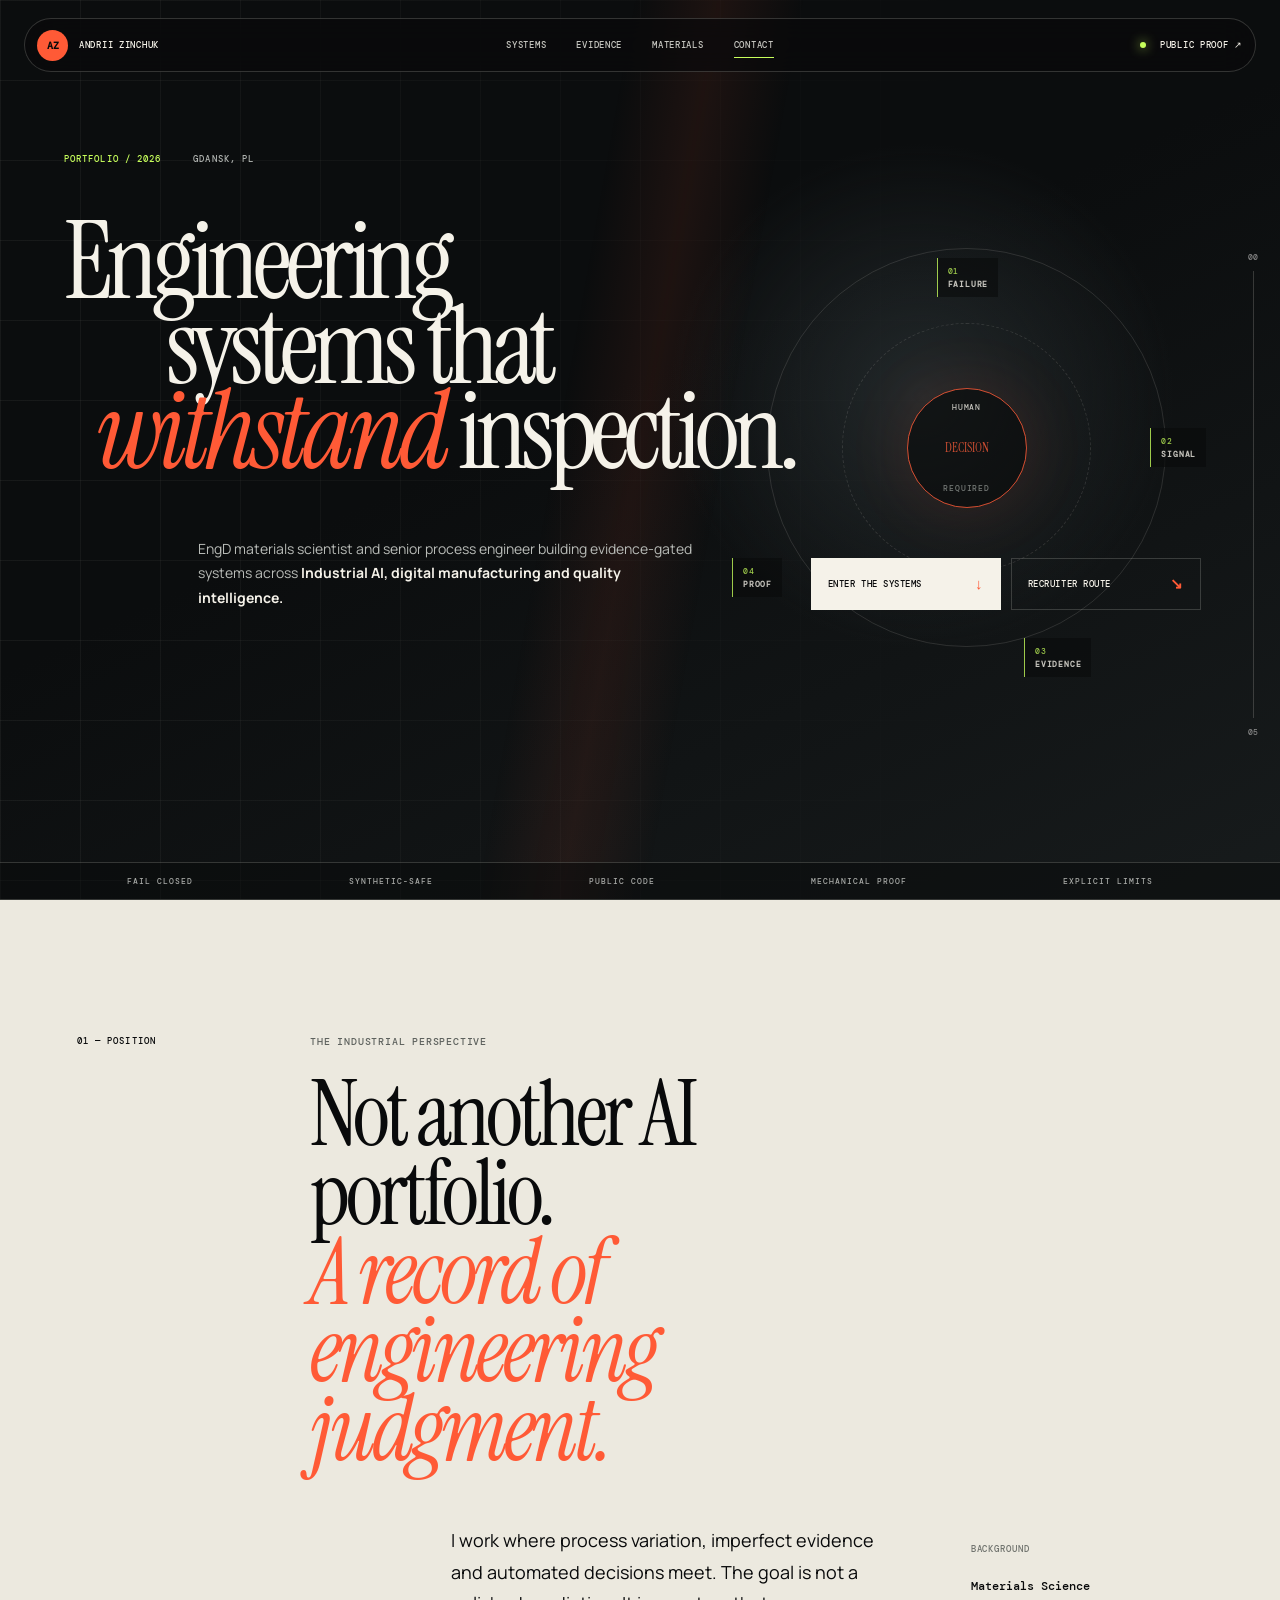
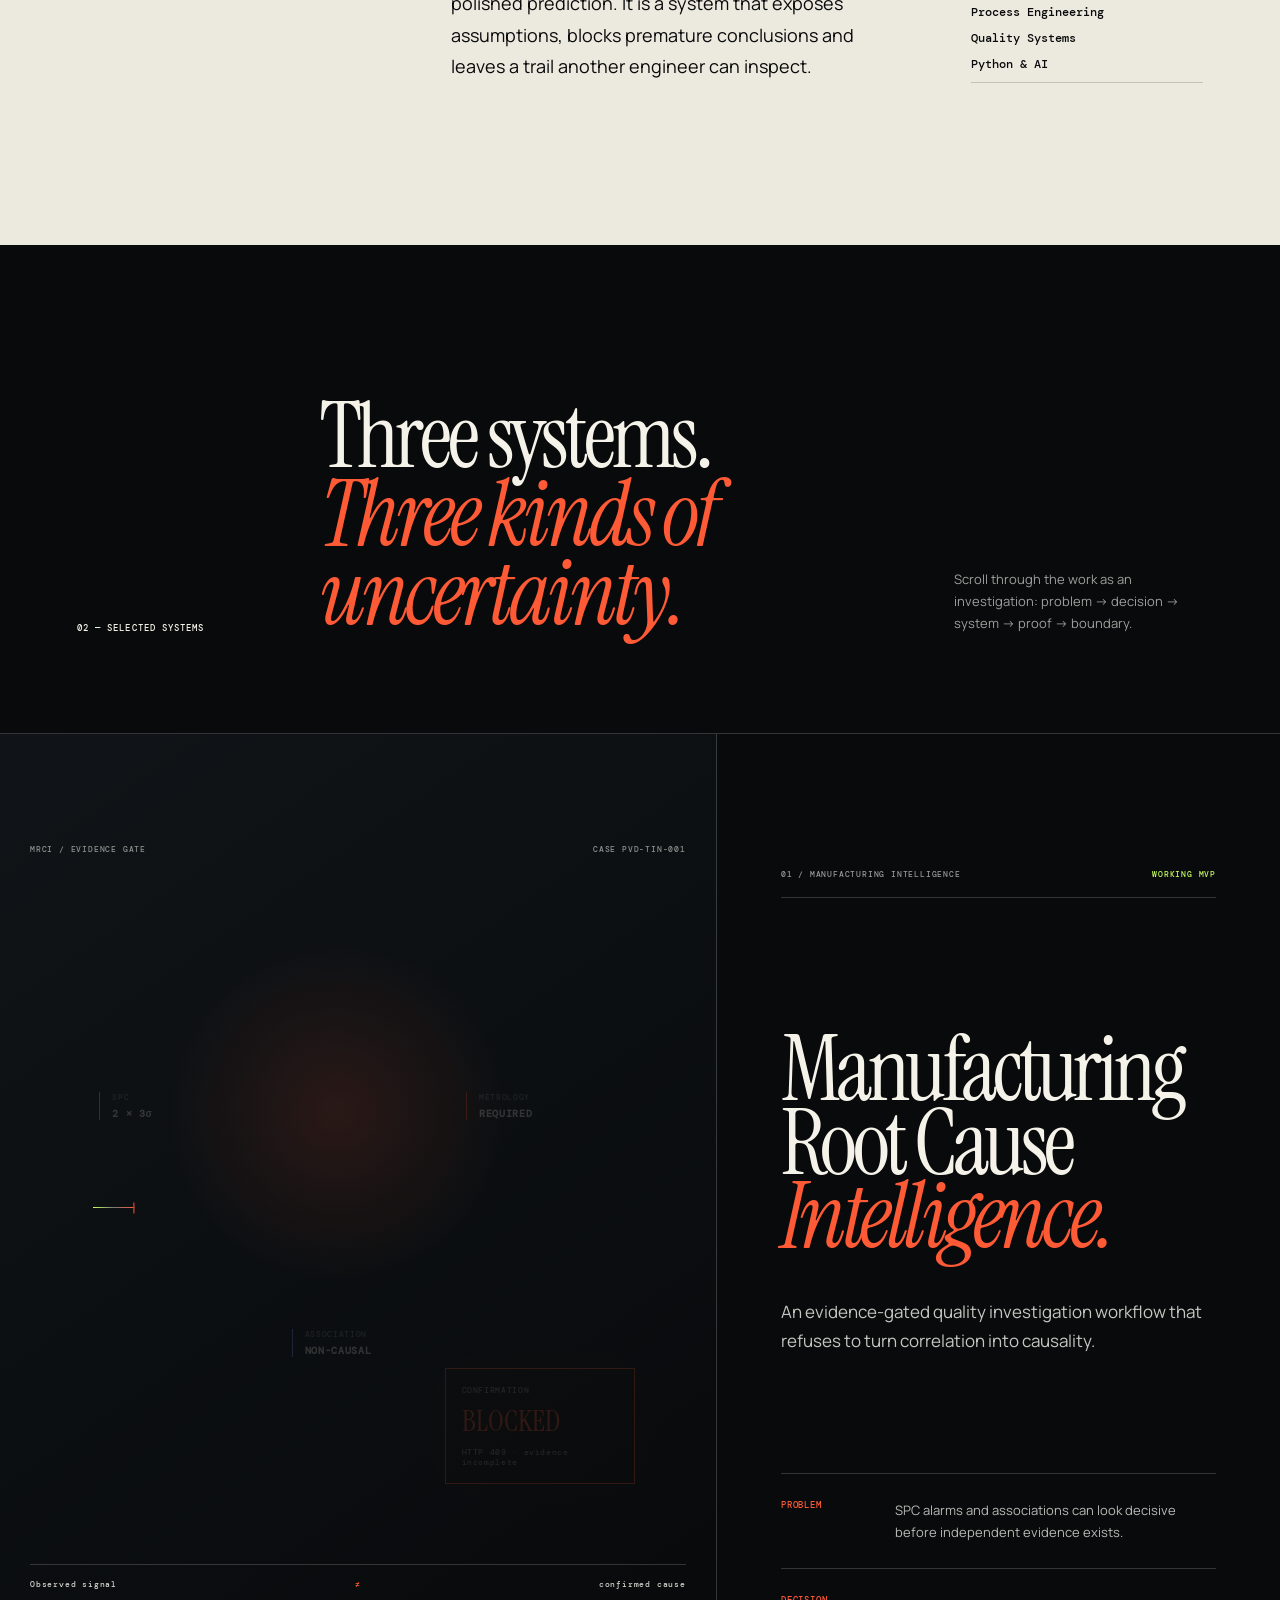
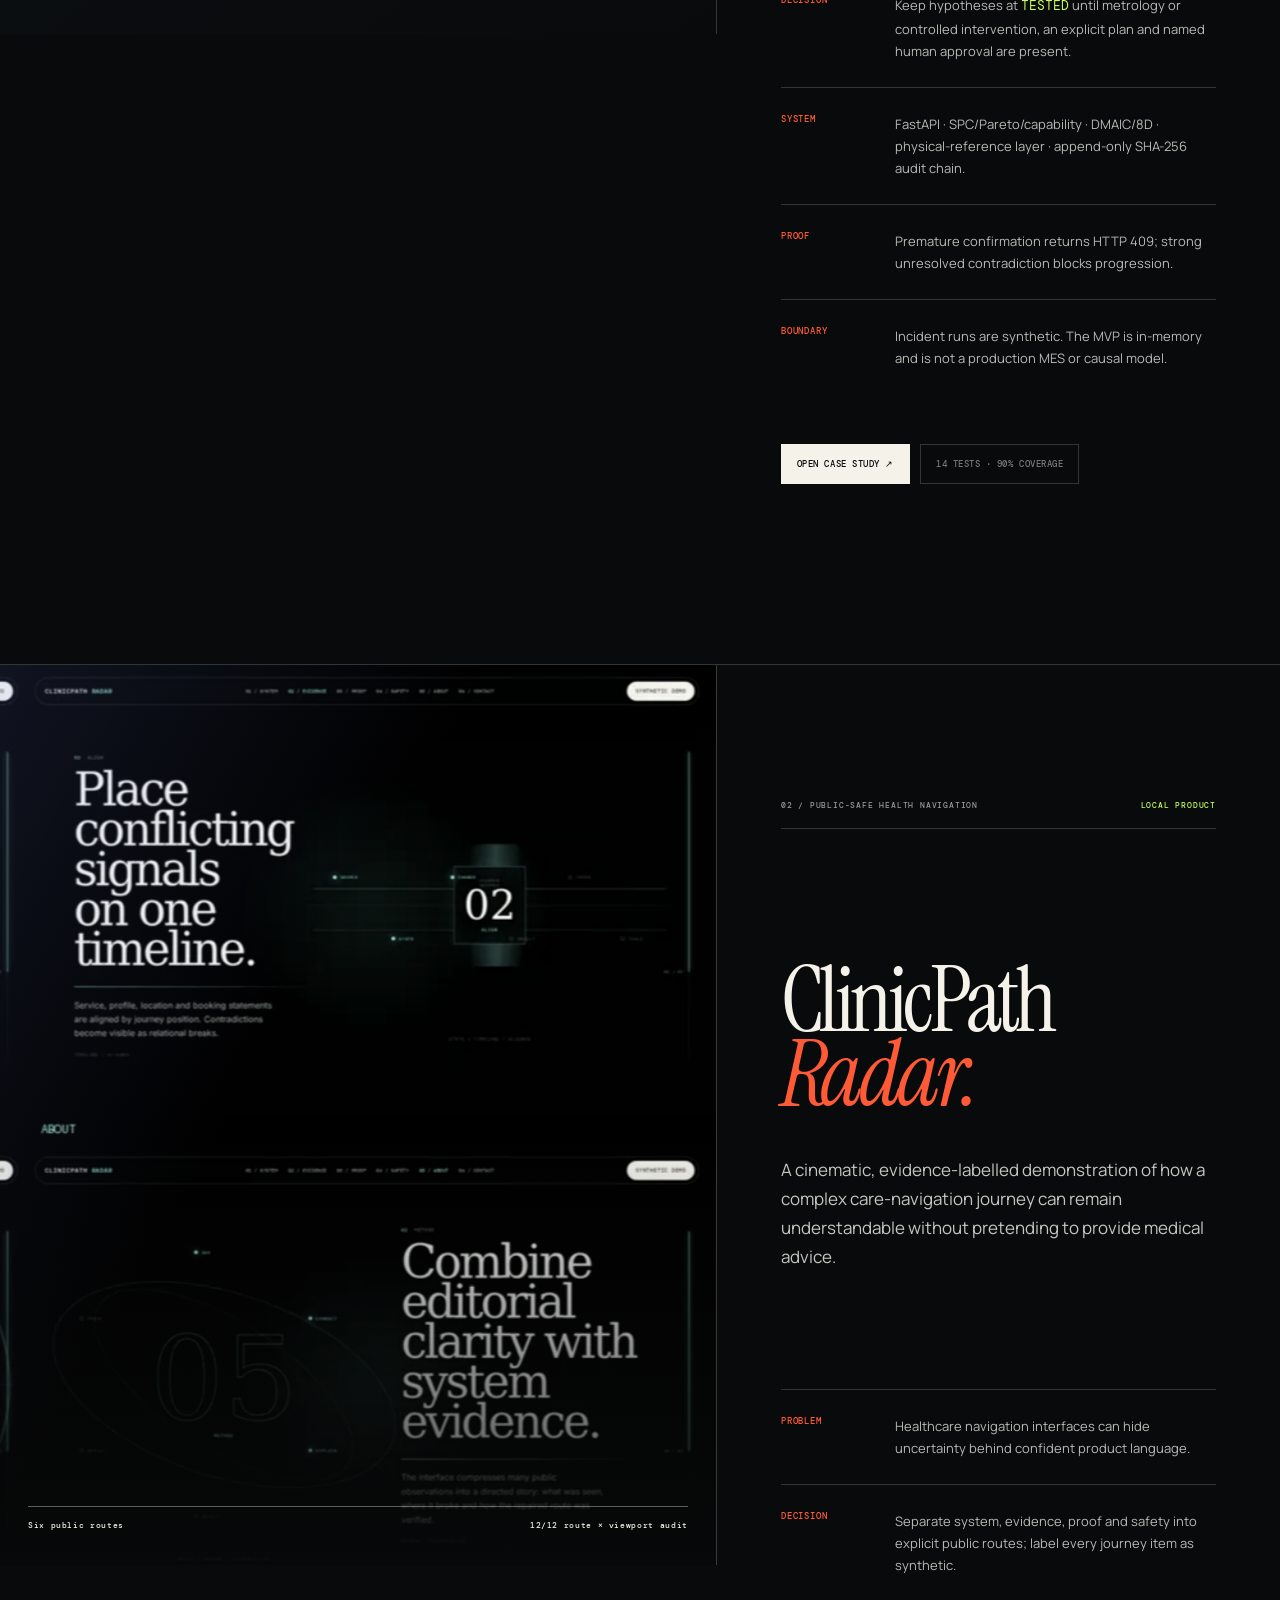
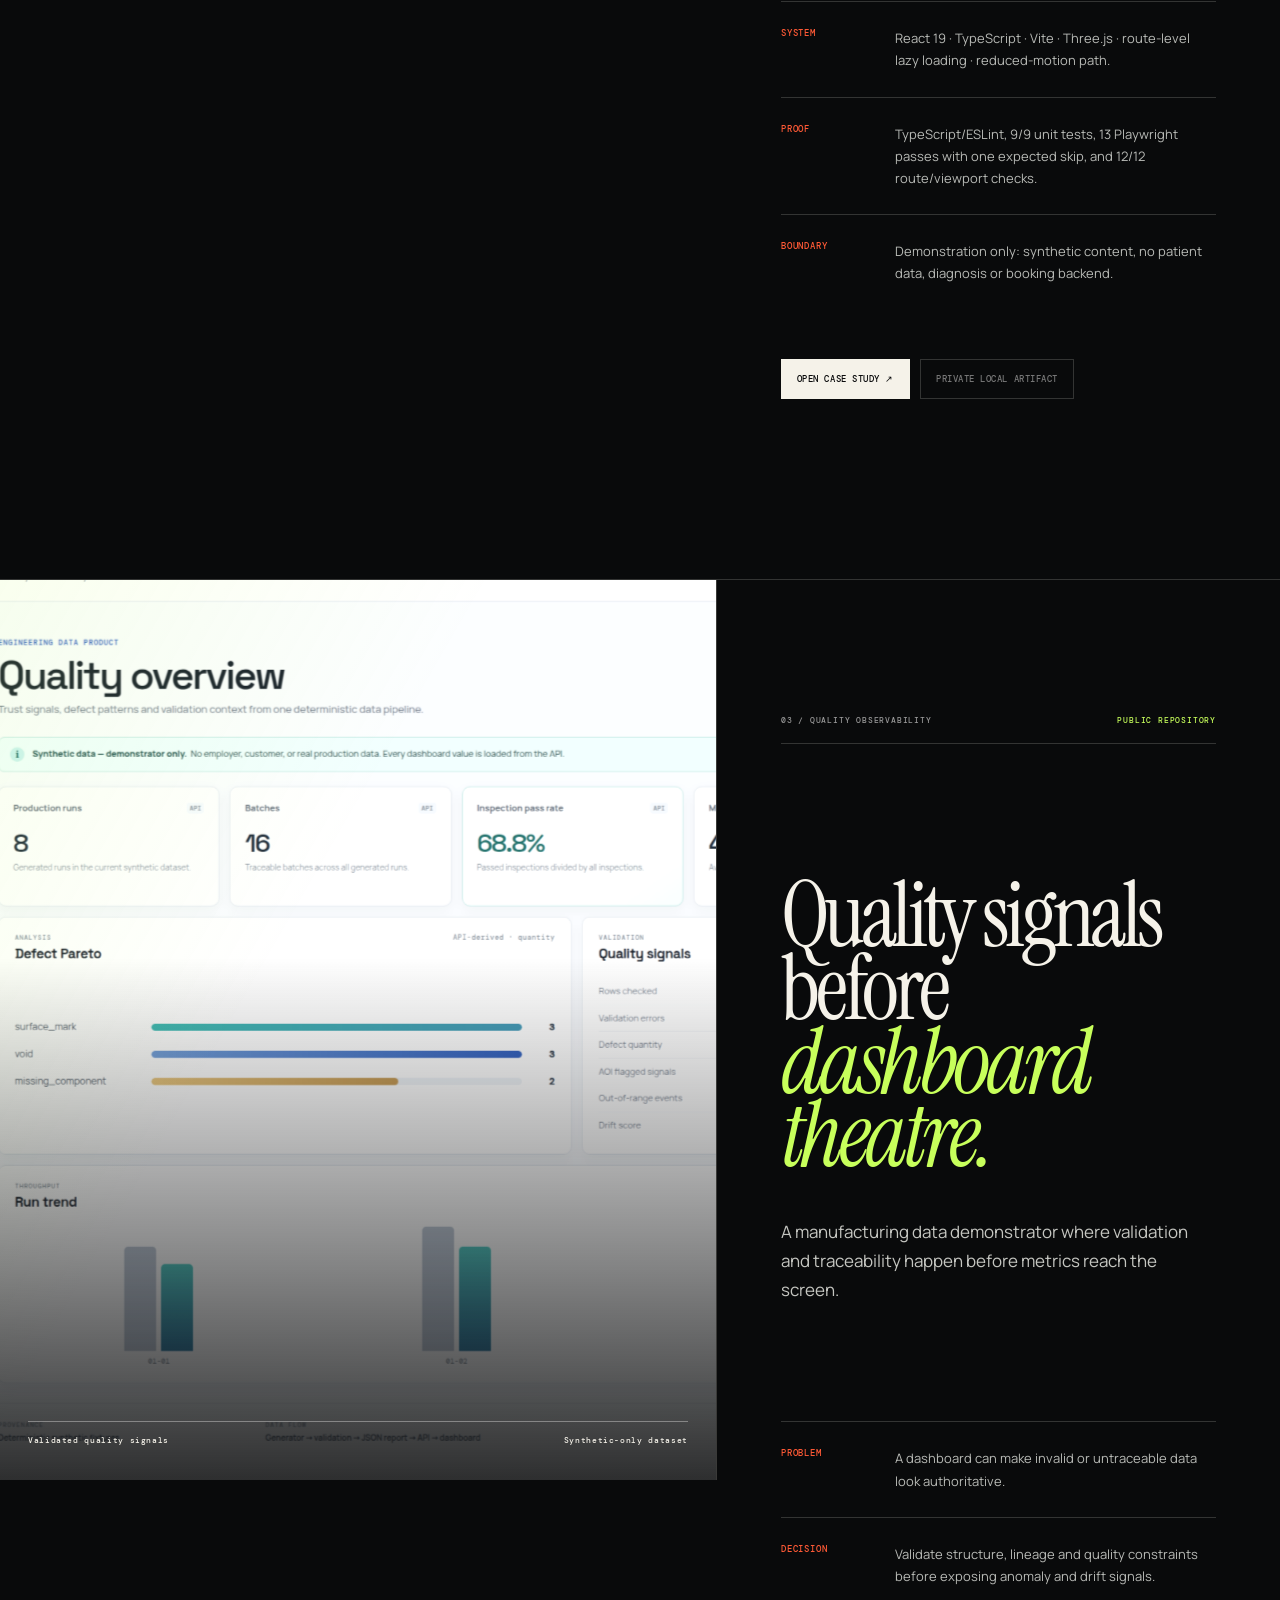
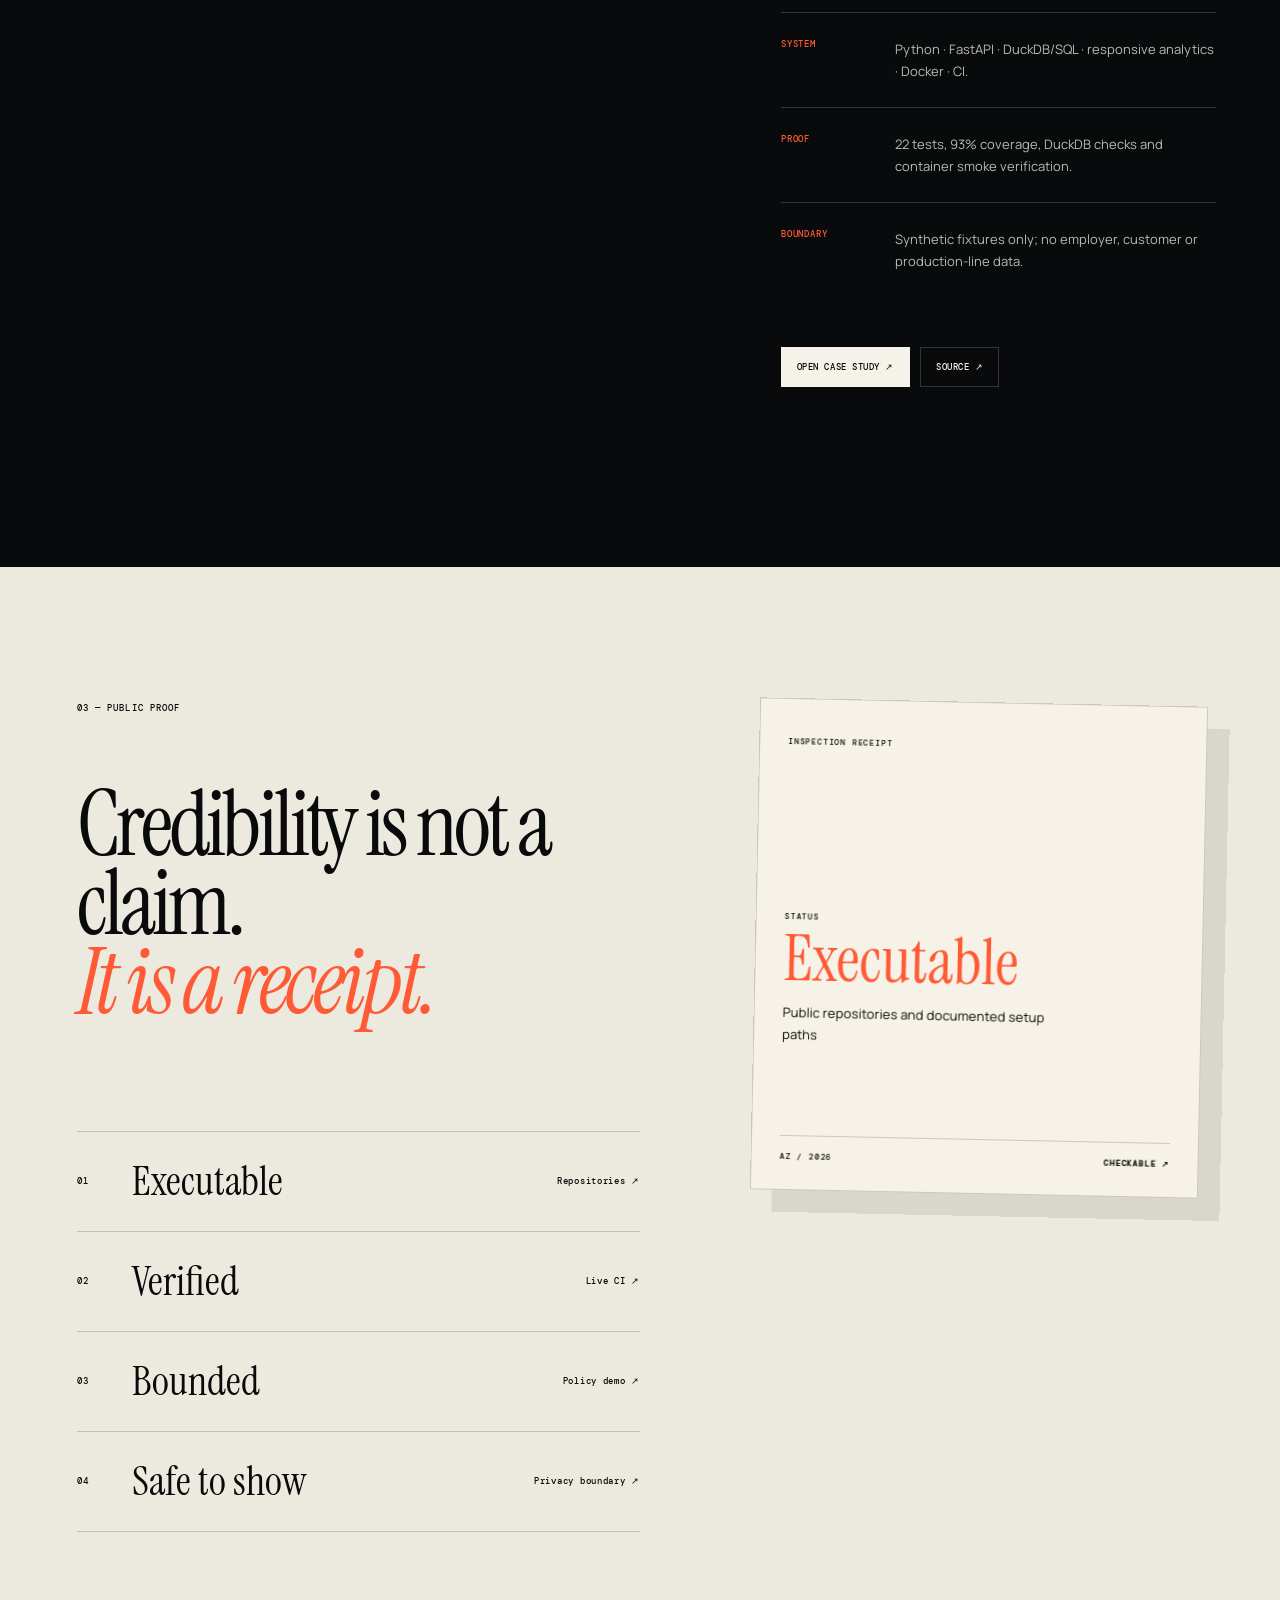
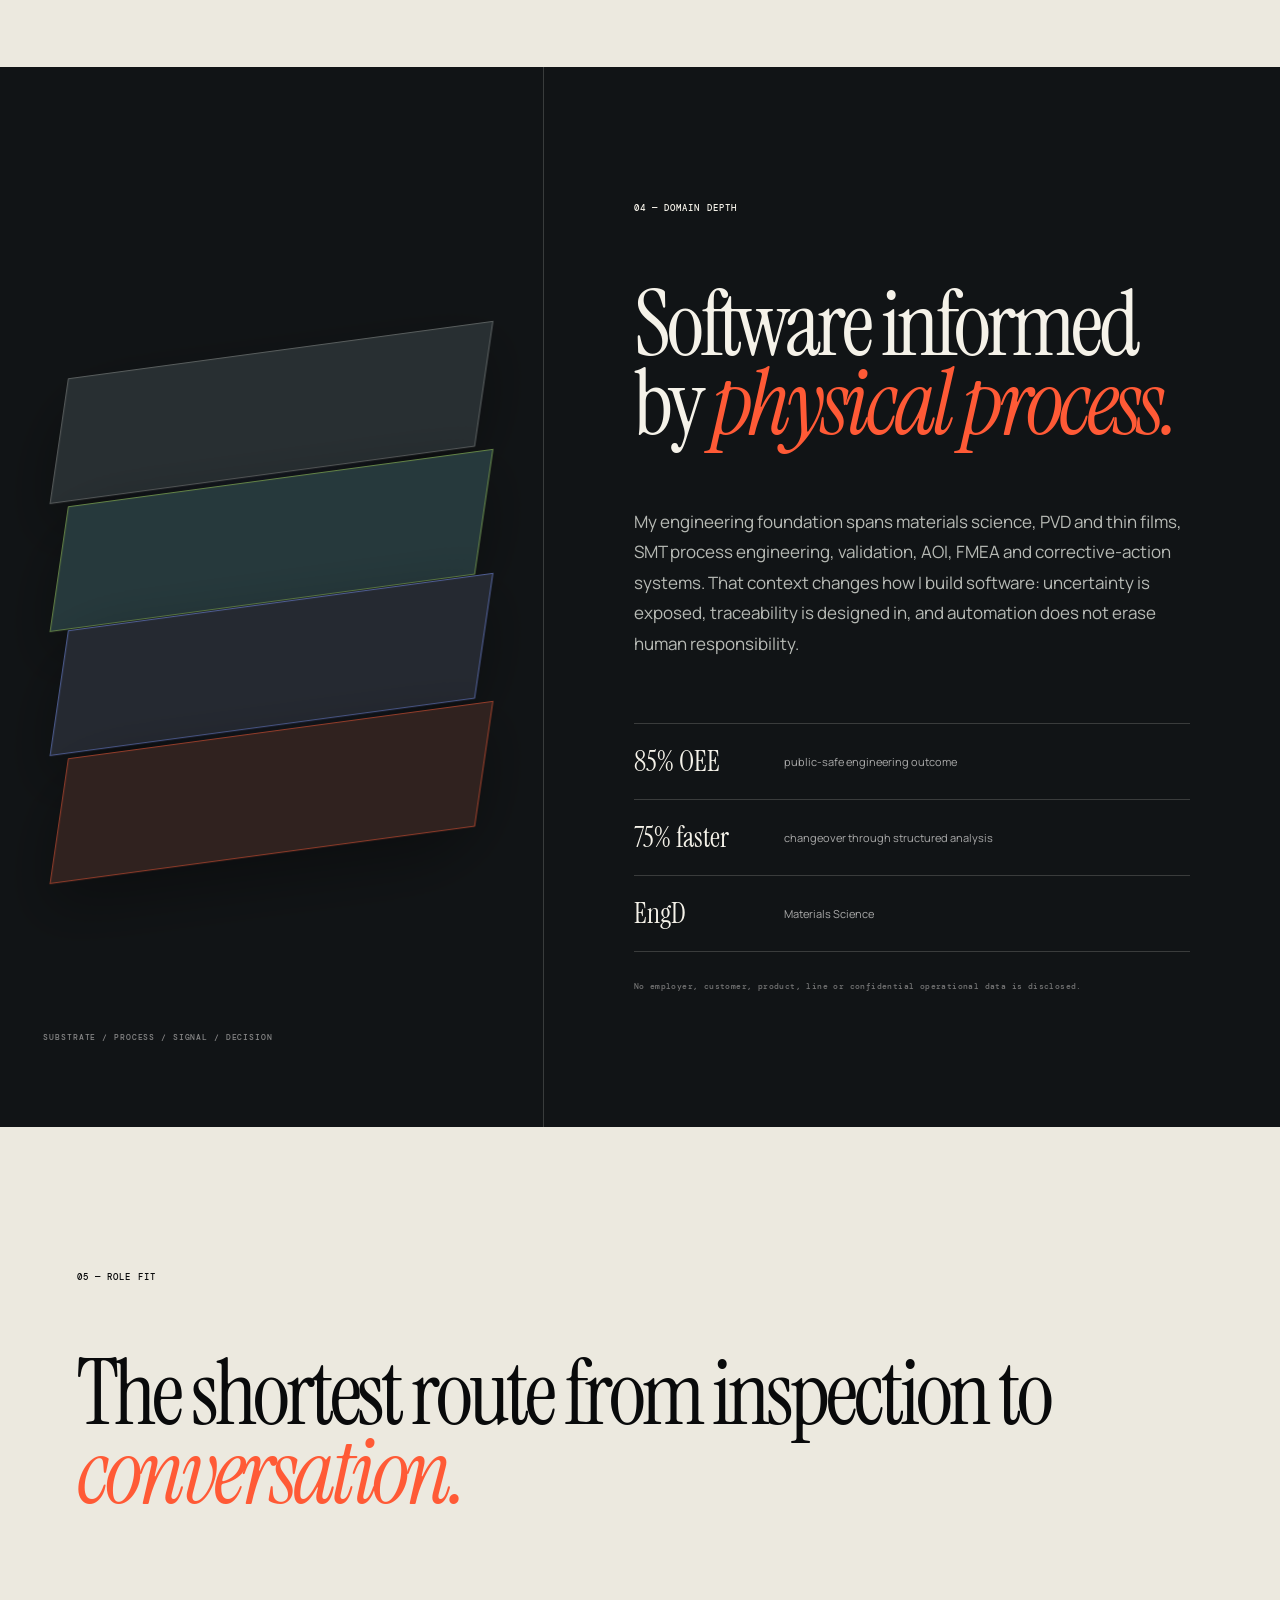
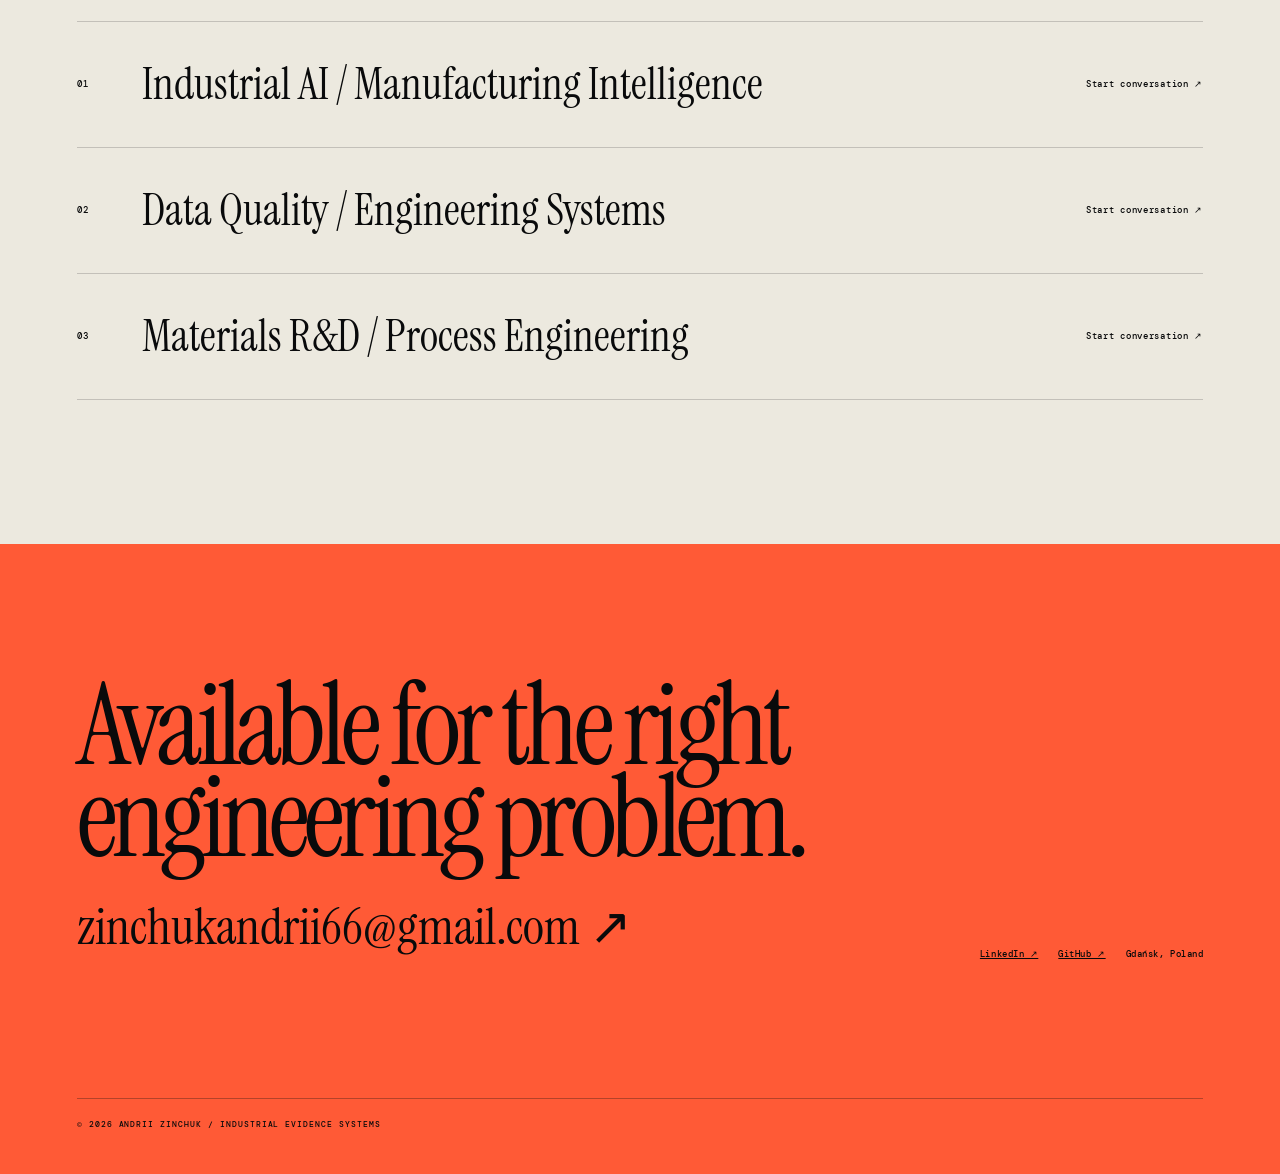
<file: index.html>
<!doctype html>
<html lang="en">
<head>
  <meta charset="utf-8" />
  <meta name="viewport" content="width=device-width, initial-scale=1" />
  <meta name="description" content="Andrii Zinchuk — Industrial AI, digital manufacturing and materials systems built for inspection, evidence and human review." />
  <meta name="theme-color" content="#090a0b" />
  <meta name="robots" content="index,follow,max-image-preview:large" />
  <meta property="og:type" content="website" />
  <meta property="og:title" content="Andrii Zinchuk — Industrial Evidence Systems" />
  <meta property="og:description" content="Materials and process engineering translated into inspectable Industrial AI and manufacturing systems." />
  <meta property="og:url" content="https://zinchukandrii.github.io/andrii-portfolio/" />
  <meta property="og:image" content="https://zinchukandrii.github.io/andrii-portfolio/projects/assets/clinicpath-journey.webp" />
  <meta name="twitter:card" content="summary_large_image" />
  <meta name="twitter:title" content="Andrii Zinchuk — Industrial Evidence Systems" />
  <meta name="twitter:description" content="Industrial AI, digital manufacturing and materials systems that withstand inspection." />
  <meta name="twitter:image" content="https://zinchukandrii.github.io/andrii-portfolio/projects/assets/clinicpath-journey.webp" />
  <title>Andrii Zinchuk — Industrial Evidence Systems</title>
  <link rel="canonical" href="https://zinchukandrii.github.io/andrii-portfolio/" />
  <link rel="icon" href="favicon.svg" type="image/svg+xml" />
  <link rel="preconnect" href="https://fonts.googleapis.com" />
  <link rel="preconnect" href="https://fonts.gstatic.com" crossorigin />
  <link href="https://fonts.googleapis.com/css2?family=DM+Mono:wght@400;500&family=Instrument+Serif:ital@0;1&family=Manrope:wght@400;500;600;700&display=swap" rel="stylesheet" />
  <link rel="stylesheet" href="cinema.css?v=cinema-3" />
  <script src="main.js?v=cinema-3" defer></script>
  <script type="application/ld+json">{"@context":"https://schema.org","@type":"Person","name":"Andrii Zinchuk","url":"https://zinchukandrii.github.io/andrii-portfolio/","jobTitle":"Senior Process Engineer","knowsAbout":["Materials science","Process engineering","Industrial AI","Digital manufacturing","Data quality","Python","Validation"],"sameAs":["https://github.com/zinchukandrii","https://www.linkedin.com/in/andrii-zinchuk-980121ba"]}</script>
</head>
<body>
  <a class="skip-link" href="#main">Skip to content</a>
  <header class="film-nav" data-header>
    <a class="wordmark" href="#top" aria-label="Andrii Zinchuk home"><b>AZ</b><span>ANDRII ZINCHUK</span></a>
    <button class="menu-button" type="button" aria-expanded="false" aria-controls="main-nav" data-menu-button><span></span><span></span><em>INDEX</em></button>
    <nav id="main-nav" data-menu aria-label="Primary navigation">
      <a href="#systems" data-nav-link>Systems</a><a href="#evidence" data-nav-link>Evidence</a><a href="#materials" data-nav-link>Materials</a><a href="#contact" data-nav-link>Contact</a>
    </nav>
    <a class="nav-status" href="https://github.com/zinchukandrii" target="_blank" rel="noopener noreferrer"><i></i> PUBLIC PROOF ↗</a>
  </header>

  <main id="main">
    <section class="film-hero" id="top" aria-labelledby="hero-title">
      <div class="hero-grid" aria-hidden="true"></div>
      <div class="hero-scan" aria-hidden="true"></div>
      <div class="hero-copy">
        <p class="eyebrow"><span>PORTFOLIO / 2026</span><span>GDANSK, PL</span></p>
        <h1 id="hero-title"><span>Engineering</span><span>systems that</span><span><em>withstand</em> inspection.</span></h1>
        <div class="hero-lower">
          <p>EngD materials scientist and senior process engineer building evidence-gated systems across <strong>Industrial AI, digital manufacturing and quality intelligence.</strong></p>
          <div class="hero-actions"><a href="#systems">Enter the systems <b>↓</b></a><a href="#contact">Recruiter route <b>↘</b></a></div>
        </div>
      </div>

      <div class="system-orbit" aria-hidden="true">
        <div class="orbit-ring ring-a"></div><div class="orbit-ring ring-b"></div><div class="orbit-ring ring-c"></div>
        <div class="orbit-core"><span>HUMAN</span><b>DECISION</b><small>REQUIRED</small></div>
        <div class="orbit-node node-1"><span>01</span><b>FAILURE</b></div>
        <div class="orbit-node node-2"><span>02</span><b>SIGNAL</b></div>
        <div class="orbit-node node-3"><span>03</span><b>EVIDENCE</b></div>
        <div class="orbit-node node-4"><span>04</span><b>PROOF</b></div>
      </div>

      <div class="phase-rail" aria-label="Page progress"><span>00</span><i data-progress></i><span>05</span></div>
      <div class="status-ticker" aria-hidden="true"><span>FAIL CLOSED</span><span>SYNTHETIC-SAFE</span><span>PUBLIC CODE</span><span>MECHANICAL PROOF</span><span>EXPLICIT LIMITS</span></div>
    </section>

    <section class="manifesto" aria-labelledby="manifesto-title">
      <div class="section-index">01 — POSITION</div>
      <div>
        <p class="manifesto-kicker">The industrial perspective</p>
        <h2 id="manifesto-title">Not another AI portfolio.<br /><em>A record of engineering judgment.</em></h2>
        <p class="manifesto-copy">I work where process variation, imperfect evidence and automated decisions meet. The goal is not a polished prediction. It is a system that exposes assumptions, blocks premature conclusions and leaves a trail another engineer can inspect.</p>
      </div>
      <aside><span>BACKGROUND</span><b>Materials Science</b><b>Process Engineering</b><b>Quality Systems</b><b>Python &amp; AI</b></aside>
    </section>

    <section class="systems-intro" id="systems" aria-labelledby="systems-title">
      <div class="section-index">02 — SELECTED SYSTEMS</div>
      <h2 id="systems-title">Three systems.<br /><em>Three kinds of uncertainty.</em></h2>
      <p>Scroll through the work as an investigation: problem → decision → system → proof → boundary.</p>
    </section>

    <section class="system-chapter chapter-mrci" id="mrci" data-chapter="01">
      <div class="chapter-sticky">
        <div class="chapter-media mrci-media" aria-label="Manufacturing root-cause evidence gate diagram" role="img">
          <div class="media-meta"><span>MRCI / EVIDENCE GATE</span><span>CASE PVD-TIN-001</span></div>
          <div class="cause-map" aria-hidden="true">
            <div class="cause-axis"></div>
            <div class="cause-point p1"><span>SPC</span><b>2 × 3σ</b></div>
            <div class="cause-point p2"><span>ASSOCIATION</span><b>NON-CAUSAL</b></div>
            <div class="cause-point p3"><span>METROLOGY</span><b>REQUIRED</b></div>
            <div class="cause-gate"><span>CONFIRMATION</span><b>BLOCKED</b><small>HTTP 409 · evidence incomplete</small></div>
          </div>
          <div class="media-caption"><span>Observed signal</span><span>≠</span><span>confirmed cause</span></div>
        </div>
      </div>
      <div class="chapter-story">
        <header><span>01 / MANUFACTURING INTELLIGENCE</span><i>WORKING MVP</i></header>
        <h3>Manufacturing Root Cause <em>Intelligence.</em></h3>
        <p class="chapter-lede">An evidence-gated quality investigation workflow that refuses to turn correlation into causality.</p>
        <dl><div><dt>Problem</dt><dd>SPC alarms and associations can look decisive before independent evidence exists.</dd></div><div><dt>Decision</dt><dd>Keep hypotheses at <code>TESTED</code> until metrology or controlled intervention, an explicit plan and named human approval are present.</dd></div><div><dt>System</dt><dd>FastAPI · SPC/Pareto/capability · DMAIC/8D · physical-reference layer · append-only SHA-256 audit chain.</dd></div><div><dt>Proof</dt><dd>Premature confirmation returns HTTP 409; strong unresolved contradiction blocks progression.</dd></div><div><dt>Boundary</dt><dd>Incident runs are synthetic. The MVP is in-memory and is not a production MES or causal model.</dd></div></dl>
        <div class="chapter-links"><a href="projects/manufacturing-root-cause.html">Open case study ↗</a><span>14 tests · 90% coverage</span></div>
      </div>
    </section>

    <section class="system-chapter chapter-clinic" id="clinicpath" data-chapter="02">
      <div class="chapter-sticky">
        <figure class="chapter-media clinic-media"><img src="projects/assets/clinicpath-journey.webp" width="1600" height="750" loading="lazy" alt="ClinicPath Radar six-route public journey shown as a cinematic editorial interface" /><figcaption><span>Six public routes</span><span>12/12 route × viewport audit</span></figcaption></figure>
      </div>
      <div class="chapter-story">
        <header><span>02 / PUBLIC-SAFE HEALTH NAVIGATION</span><i>LOCAL PRODUCT</i></header>
        <h3>ClinicPath <em>Radar.</em></h3>
        <p class="chapter-lede">A cinematic, evidence-labelled demonstration of how a complex care-navigation journey can remain understandable without pretending to provide medical advice.</p>
        <dl><div><dt>Problem</dt><dd>Healthcare navigation interfaces can hide uncertainty behind confident product language.</dd></div><div><dt>Decision</dt><dd>Separate system, evidence, proof and safety into explicit public routes; label every journey item as synthetic.</dd></div><div><dt>System</dt><dd>React 19 · TypeScript · Vite · Three.js · route-level lazy loading · reduced-motion path.</dd></div><div><dt>Proof</dt><dd>TypeScript/ESLint, 9/9 unit tests, 13 Playwright passes with one expected skip, and 12/12 route/viewport checks.</dd></div><div><dt>Boundary</dt><dd>Demonstration only: synthetic content, no patient data, diagnosis or booking backend.</dd></div></dl>
        <div class="chapter-links"><a href="projects/clinicpath-radar.html">Open case study ↗</a><span>Private local artifact</span></div>
      </div>
    </section>

    <section class="system-chapter chapter-quality" id="quality-observability" data-chapter="03">
      <div class="chapter-sticky">
        <figure class="chapter-media quality-media"><img src="projects/assets/dashboard-desktop.png" width="1440" height="900" loading="lazy" alt="Quality Observability dashboard with synthetic manufacturing quality metrics" /><figcaption><span>Validated quality signals</span><span>Synthetic-only dataset</span></figcaption></figure>
      </div>
      <div class="chapter-story">
        <header><span>03 / QUALITY OBSERVABILITY</span><i>PUBLIC REPOSITORY</i></header>
        <h3>Quality signals before <em>dashboard theatre.</em></h3>
        <p class="chapter-lede">A manufacturing data demonstrator where validation and traceability happen before metrics reach the screen.</p>
        <dl><div><dt>Problem</dt><dd>A dashboard can make invalid or untraceable data look authoritative.</dd></div><div><dt>Decision</dt><dd>Validate structure, lineage and quality constraints before exposing anomaly and drift signals.</dd></div><div><dt>System</dt><dd>Python · FastAPI · DuckDB/SQL · responsive analytics · Docker · CI.</dd></div><div><dt>Proof</dt><dd>22 tests, 93% coverage, DuckDB checks and container smoke verification.</dd></div><div><dt>Boundary</dt><dd>Synthetic fixtures only; no employer, customer or production-line data.</dd></div></dl>
        <div class="chapter-links"><a href="projects/quality-observability.html">Open case study ↗</a><a href="https://github.com/zinchukandrii/quality-observability-platform" target="_blank" rel="noopener noreferrer">Source ↗</a></div>
      </div>
    </section>

    <section class="evidence" id="evidence" aria-labelledby="evidence-title">
      <div class="evidence-copy">
        <div class="section-index">03 — PUBLIC PROOF</div>
        <h2 id="evidence-title">Credibility is not a claim.<br /><em>It is a receipt.</em></h2>
        <div class="evidence-rows">
          <a href="https://github.com/zinchukandrii" target="_blank" rel="noopener noreferrer" data-receipt="Executable" data-detail="Public repositories and documented setup paths"><span>01</span><b>Executable</b><i>Repositories ↗</i></a>
          <a href="https://github.com/zinchukandrii/quality-observability-platform/actions/workflows/ci.yml" target="_blank" rel="noopener noreferrer" data-receipt="Verified" data-detail="Tests, coverage, lint and container smoke"><span>02</span><b>Verified</b><i>Live CI ↗</i></a>
          <a href="https://github.com/zinchukandrii/failover-config-pack" target="_blank" rel="noopener noreferrer" data-receipt="Bounded" data-detail="Fail-closed behavior and explicit constraints"><span>03</span><b>Bounded</b><i>Policy demo ↗</i></a>
          <a href="https://github.com/zinchukandrii/quality-observability-platform/blob/main/docs/privacy.md" target="_blank" rel="noopener noreferrer" data-receipt="Public-safe" data-detail="Synthetic fixtures and offline simulation"><span>04</span><b>Safe to show</b><i>Privacy boundary ↗</i></a>
        </div>
      </div>
      <aside class="proof-receipt" aria-live="polite"><span>INSPECTION RECEIPT</span><div><small>STATUS</small><strong data-receipt-title>Executable</strong></div><p data-receipt-detail>Public repositories and documented setup paths</p><footer><span>AZ / 2026</span><b>CHECKABLE ↗</b></footer></aside>
    </section>

    <section class="materials" id="materials" aria-labelledby="materials-title">
      <div class="materials-visual" aria-hidden="true"><span class="layer l1"></span><span class="layer l2"></span><span class="layer l3"></span><span class="layer l4"></span><i>SUBSTRATE / PROCESS / SIGNAL / DECISION</i></div>
      <div class="materials-copy"><div class="section-index">04 — DOMAIN DEPTH</div><h2 id="materials-title">Software informed by <em>physical process.</em></h2><p>My engineering foundation spans materials science, PVD and thin films, SMT process engineering, validation, AOI, FMEA and corrective-action systems. That context changes how I build software: uncertainty is exposed, traceability is designed in, and automation does not erase human responsibility.</p><div class="career-evidence"><span><b>85% OEE</b> public-safe engineering outcome</span><span><b>75% faster</b> changeover through structured analysis</span><span><b>EngD</b> Materials Science</span></div><small>No employer, customer, product, line or confidential operational data is disclosed.</small></div>
    </section>

    <section class="recruiter" aria-labelledby="recruiter-title">
      <div class="section-index">05 — ROLE FIT</div><h2 id="recruiter-title">The shortest route from inspection to <em>conversation.</em></h2>
      <div class="role-lines"><a href="mailto:zinchukandrii66@gmail.com?subject=Portfolio%20conversation%20%E2%80%94%20Industrial%20AI"><span>01</span><b>Industrial AI / Manufacturing Intelligence</b><i>Start conversation ↗</i></a><a href="mailto:zinchukandrii66@gmail.com?subject=Portfolio%20conversation%20%E2%80%94%20Data%20Quality"><span>02</span><b>Data Quality / Engineering Systems</b><i>Start conversation ↗</i></a><a href="mailto:zinchukandrii66@gmail.com?subject=Portfolio%20conversation%20%E2%80%94%20Materials%20R%26D"><span>03</span><b>Materials R&amp;D / Process Engineering</b><i>Start conversation ↗</i></a></div>
    </section>
  </main>

  <footer id="contact" class="film-footer"><p>Available for the right engineering problem.</p><a href="mailto:zinchukandrii66@gmail.com">zinchukandrii66@gmail.com <span>↗</span></a><div><a href="https://www.linkedin.com/in/andrii-zinchuk-980121ba" target="_blank" rel="noopener noreferrer">LinkedIn ↗</a><a href="https://github.com/zinchukandrii" target="_blank" rel="noopener noreferrer">GitHub ↗</a><span>Gdańsk, Poland</span></div><small>© 2026 ANDRII ZINCHUK / INDUSTRIAL EVIDENCE SYSTEMS</small></footer>
</body>
</html>
</file>
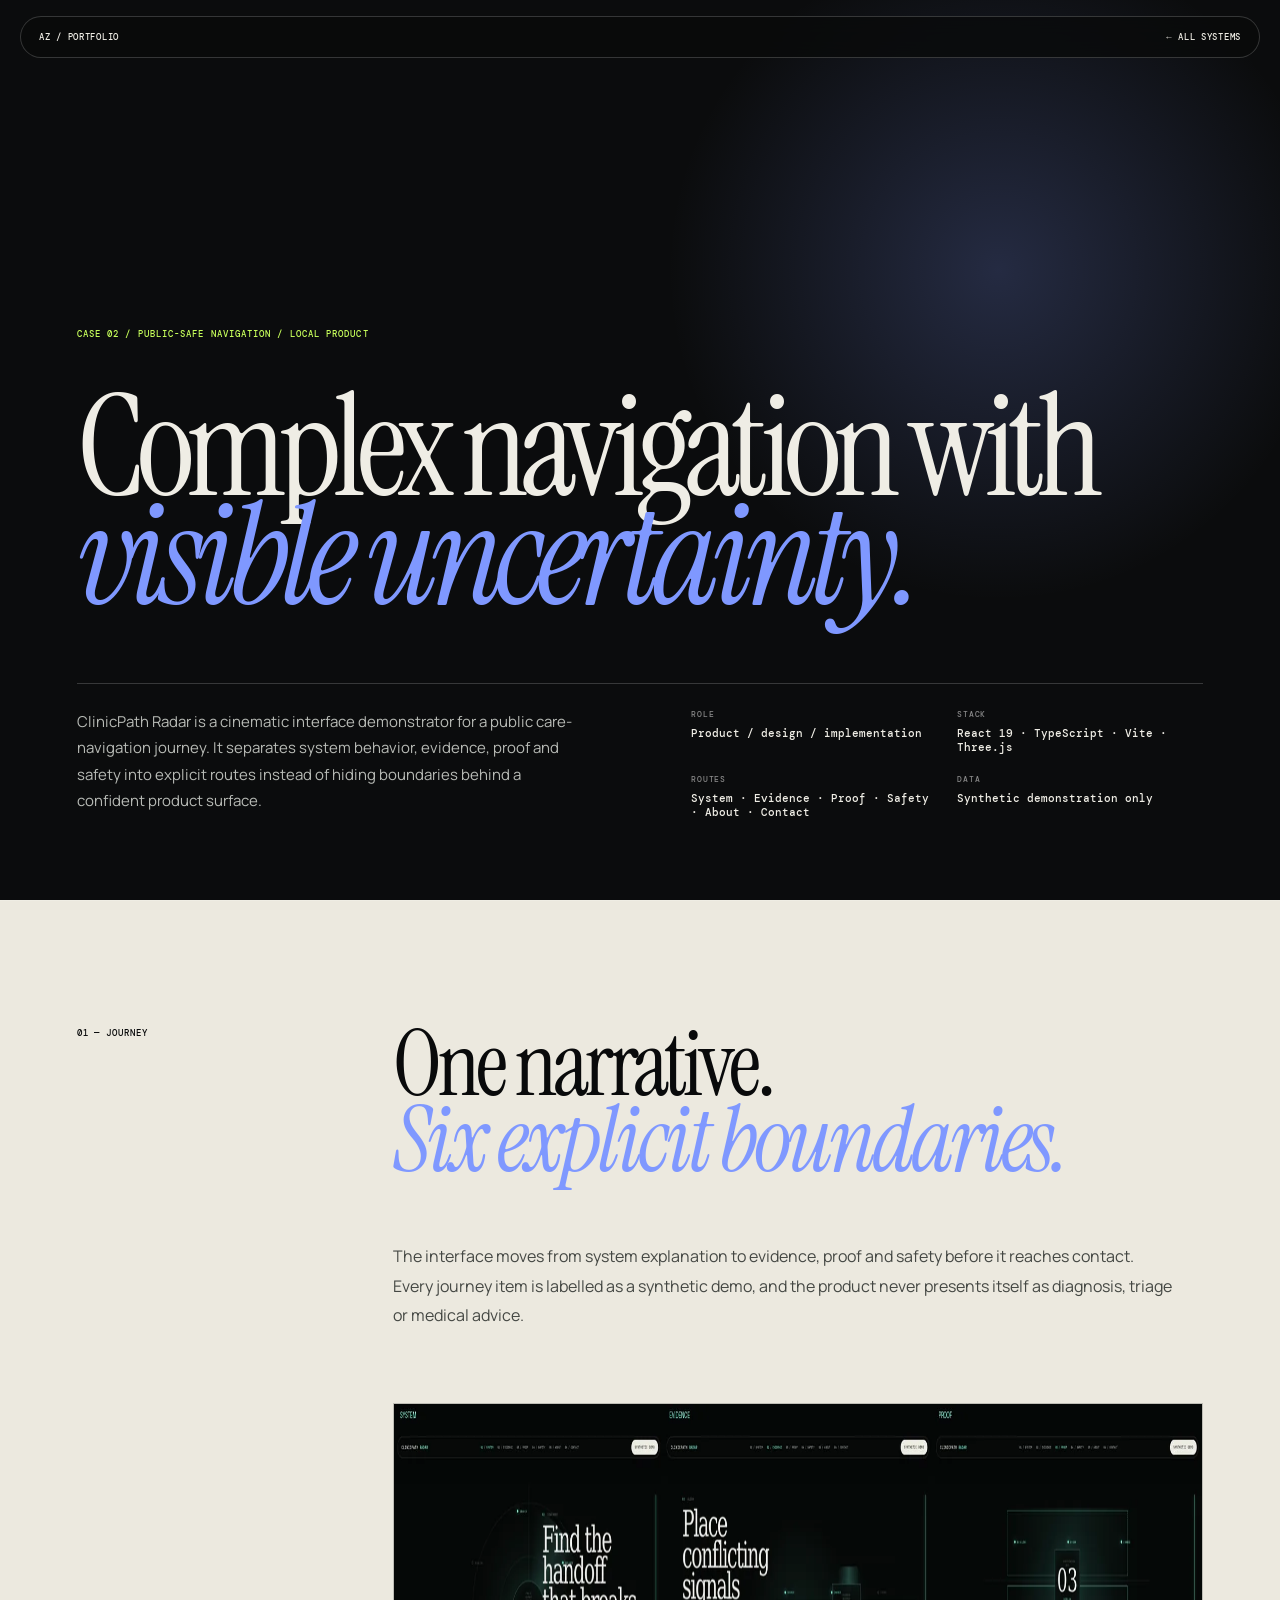
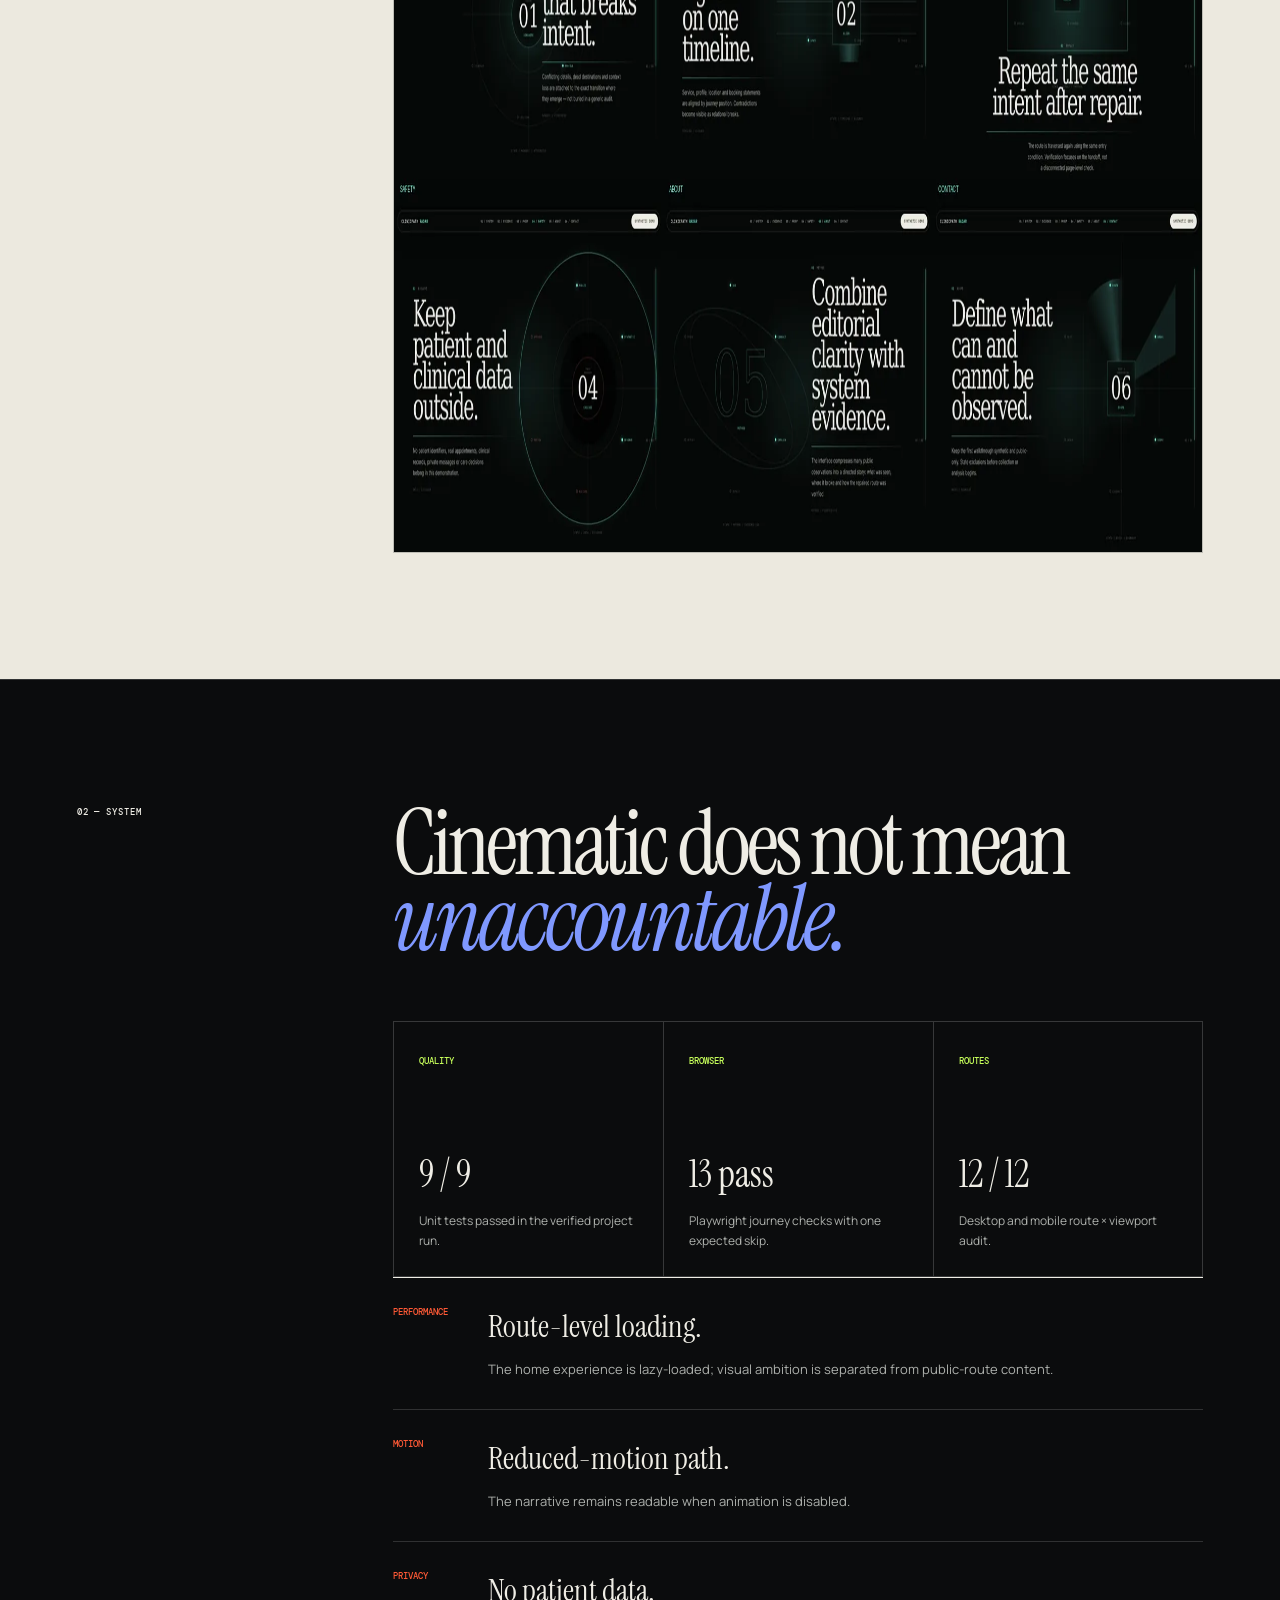
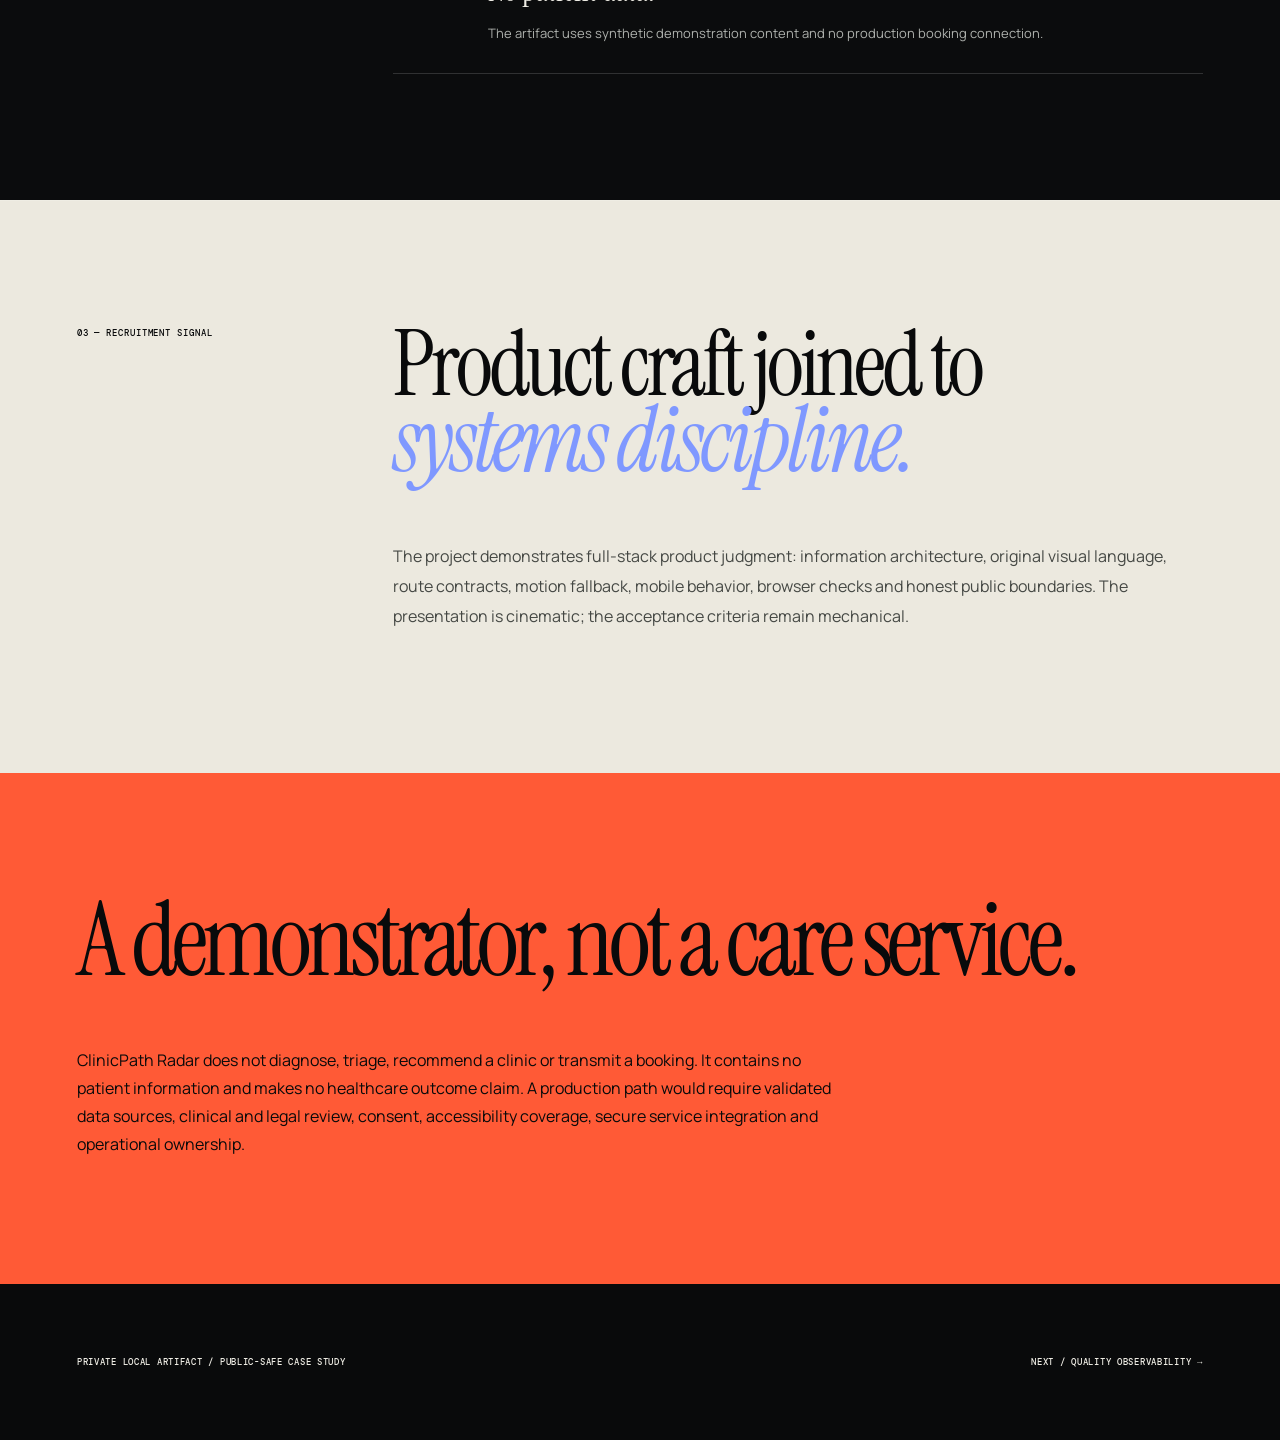
<file: projects/clinicpath-radar.html>
<!doctype html><html lang="en"><head><meta charset="utf-8"><meta name="viewport" content="width=device-width,initial-scale=1"><meta name="description" content="ClinicPath Radar — public-safe healthcare navigation product case study by Andrii Zinchuk."><title>ClinicPath Radar — Andrii Zinchuk</title><link rel="icon" href="../favicon.svg" type="image/svg+xml"><link rel="preconnect" href="https://fonts.googleapis.com"><link rel="preconnect" href="https://fonts.gstatic.com" crossorigin><link href="https://fonts.googleapis.com/css2?family=DM+Mono:wght@400;500&family=Instrument+Serif:ital@0;1&family=Manrope:wght@400;500;600&display=swap" rel="stylesheet"><link rel="stylesheet" href="../cinema.css"><link rel="stylesheet" href="../case-monograph.css"></head><body class="case-page clinic-case"><nav class="case-nav"><a href="../index.html">AZ / PORTFOLIO</a><a href="../index.html#systems">← ALL SYSTEMS</a></nav><main><section class="case-hero"><p class="case-label">CASE 02 / PUBLIC-SAFE NAVIGATION / LOCAL PRODUCT</p><h1>Complex navigation with <em>visible uncertainty.</em></h1><div class="case-summary"><p>ClinicPath Radar is a cinematic interface demonstrator for a public care-navigation journey. It separates system behavior, evidence, proof and safety into explicit routes instead of hiding boundaries behind a confident product surface.</p><dl><div><dt>ROLE</dt><dd>Product / design / implementation</dd></div><div><dt>STACK</dt><dd>React 19 · TypeScript · Vite · Three.js</dd></div><div><dt>ROUTES</dt><dd>System · Evidence · Proof · Safety · About · Contact</dd></div><div><dt>DATA</dt><dd>Synthetic demonstration only</dd></div></dl></div></section><section class="case-section light"><div class="case-index">01 — JOURNEY</div><div><h2>One narrative.<br><em>Six explicit boundaries.</em></h2><p>The interface moves from system explanation to evidence, proof and safety before it reaches contact. Every journey item is labelled as a synthetic demo, and the product never presents itself as diagnosis, triage or medical advice.</p><img class="case-image" src="assets/clinicpath-journey.webp" width="1600" height="750" loading="eager" alt="ClinicPath Radar six-route montage"></div></section><section class="case-section"><div class="case-index">02 — SYSTEM</div><div><h2>Cinematic does not mean <em>unaccountable.</em></h2><div class="case-proof"><article><span>QUALITY</span><strong>9 / 9</strong><p>Unit tests passed in the verified project run.</p></article><article><span>BROWSER</span><strong>13 pass</strong><p>Playwright journey checks with one expected skip.</p></article><article><span>ROUTES</span><strong>12 / 12</strong><p>Desktop and mobile route × viewport audit.</p></article></div><div class="case-steps"><article><span>PERFORMANCE</span><div><h3>Route-level loading.</h3><p>The home experience is lazy-loaded; visual ambition is separated from public-route content.</p></div></article><article><span>MOTION</span><div><h3>Reduced-motion path.</h3><p>The narrative remains readable when animation is disabled.</p></div></article><article><span>PRIVACY</span><div><h3>No patient data.</h3><p>The artifact uses synthetic demonstration content and no production booking connection.</p></div></article></div></div></section><section class="case-section light"><div class="case-index">03 — RECRUITMENT SIGNAL</div><div><h2>Product craft joined to <em>systems discipline.</em></h2><p>The project demonstrates full-stack product judgment: information architecture, original visual language, route contracts, motion fallback, mobile behavior, browser checks and honest public boundaries. The presentation is cinematic; the acceptance criteria remain mechanical.</p></div></section><section class="case-boundary"><h2>A demonstrator, not a care service.</h2><p>ClinicPath Radar does not diagnose, triage, recommend a clinic or transmit a booking. It contains no patient information and makes no healthcare outcome claim. A production path would require validated data sources, clinical and legal review, consent, accessibility coverage, secure service integration and operational ownership.</p></section></main><footer class="case-footer"><span>PRIVATE LOCAL ARTIFACT / PUBLIC-SAFE CASE STUDY</span><a href="quality-observability.html">NEXT / QUALITY OBSERVABILITY →</a></footer></body></html>
</file>
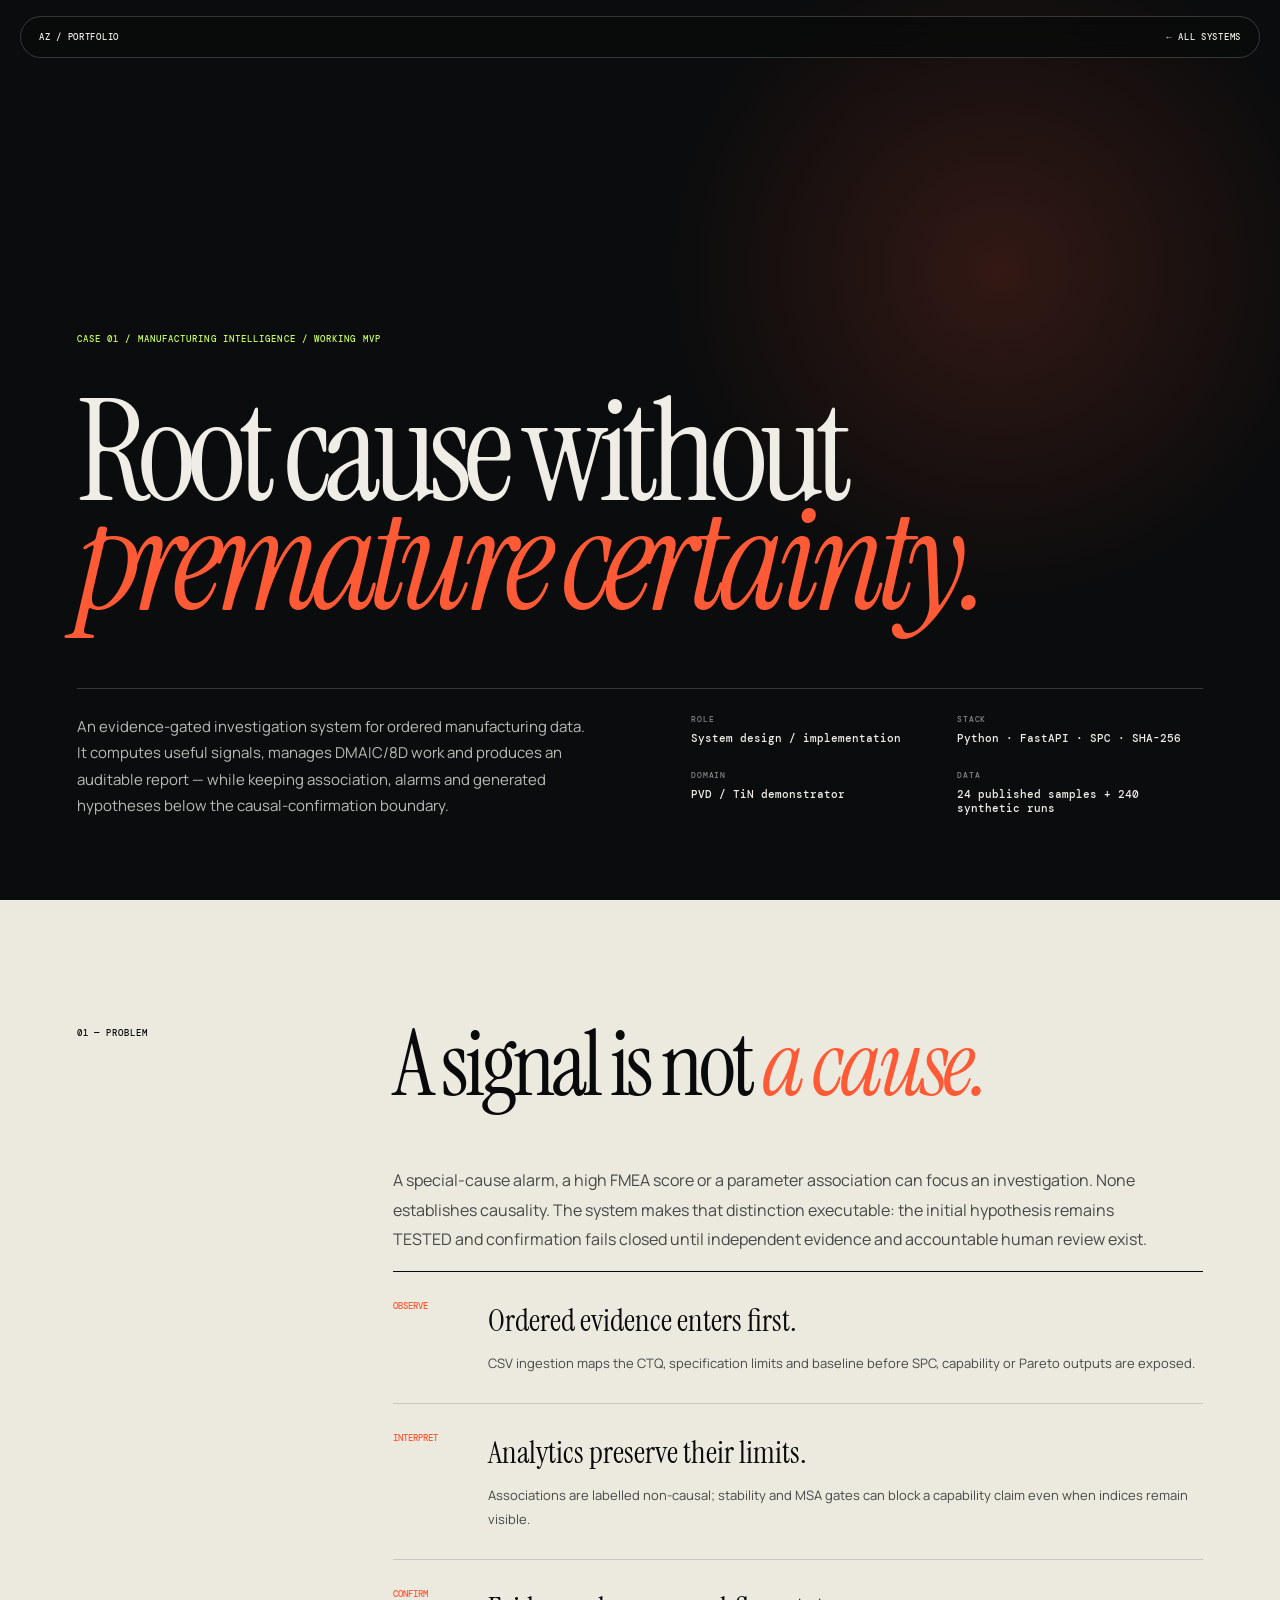
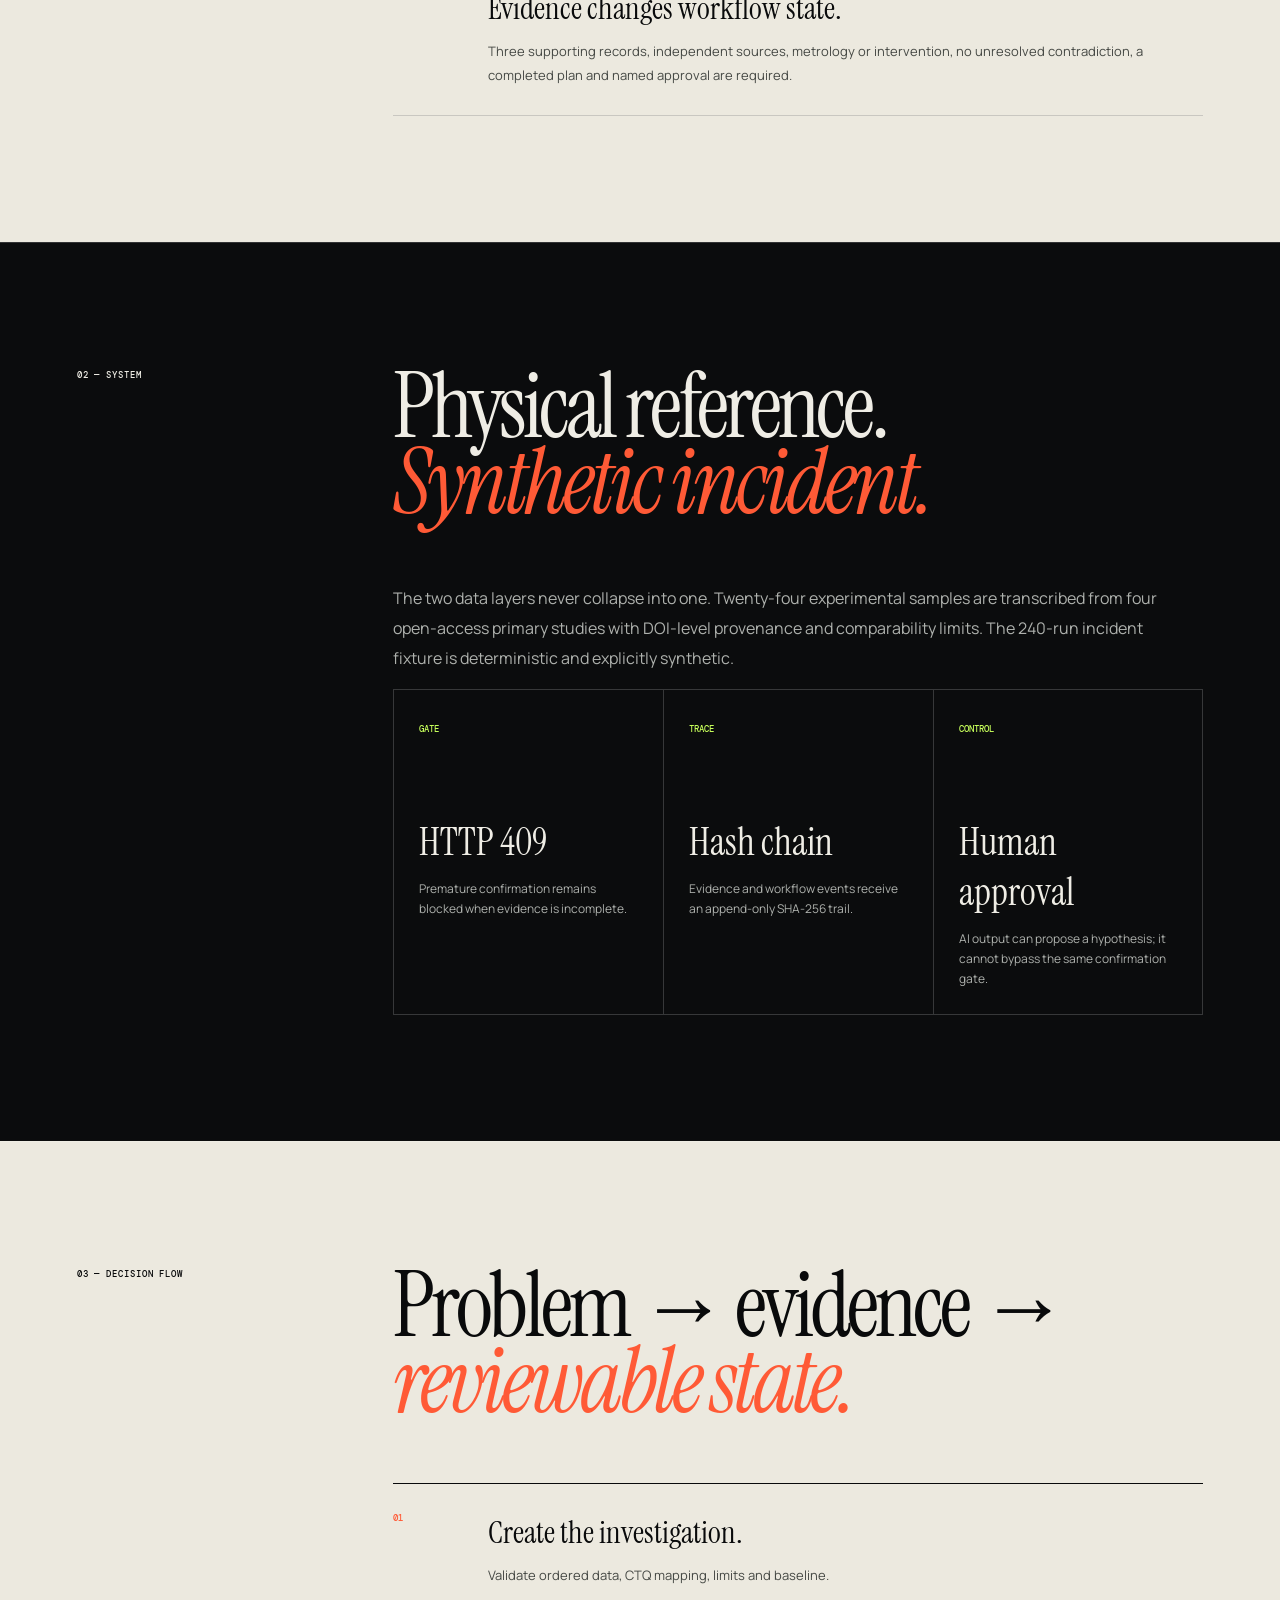
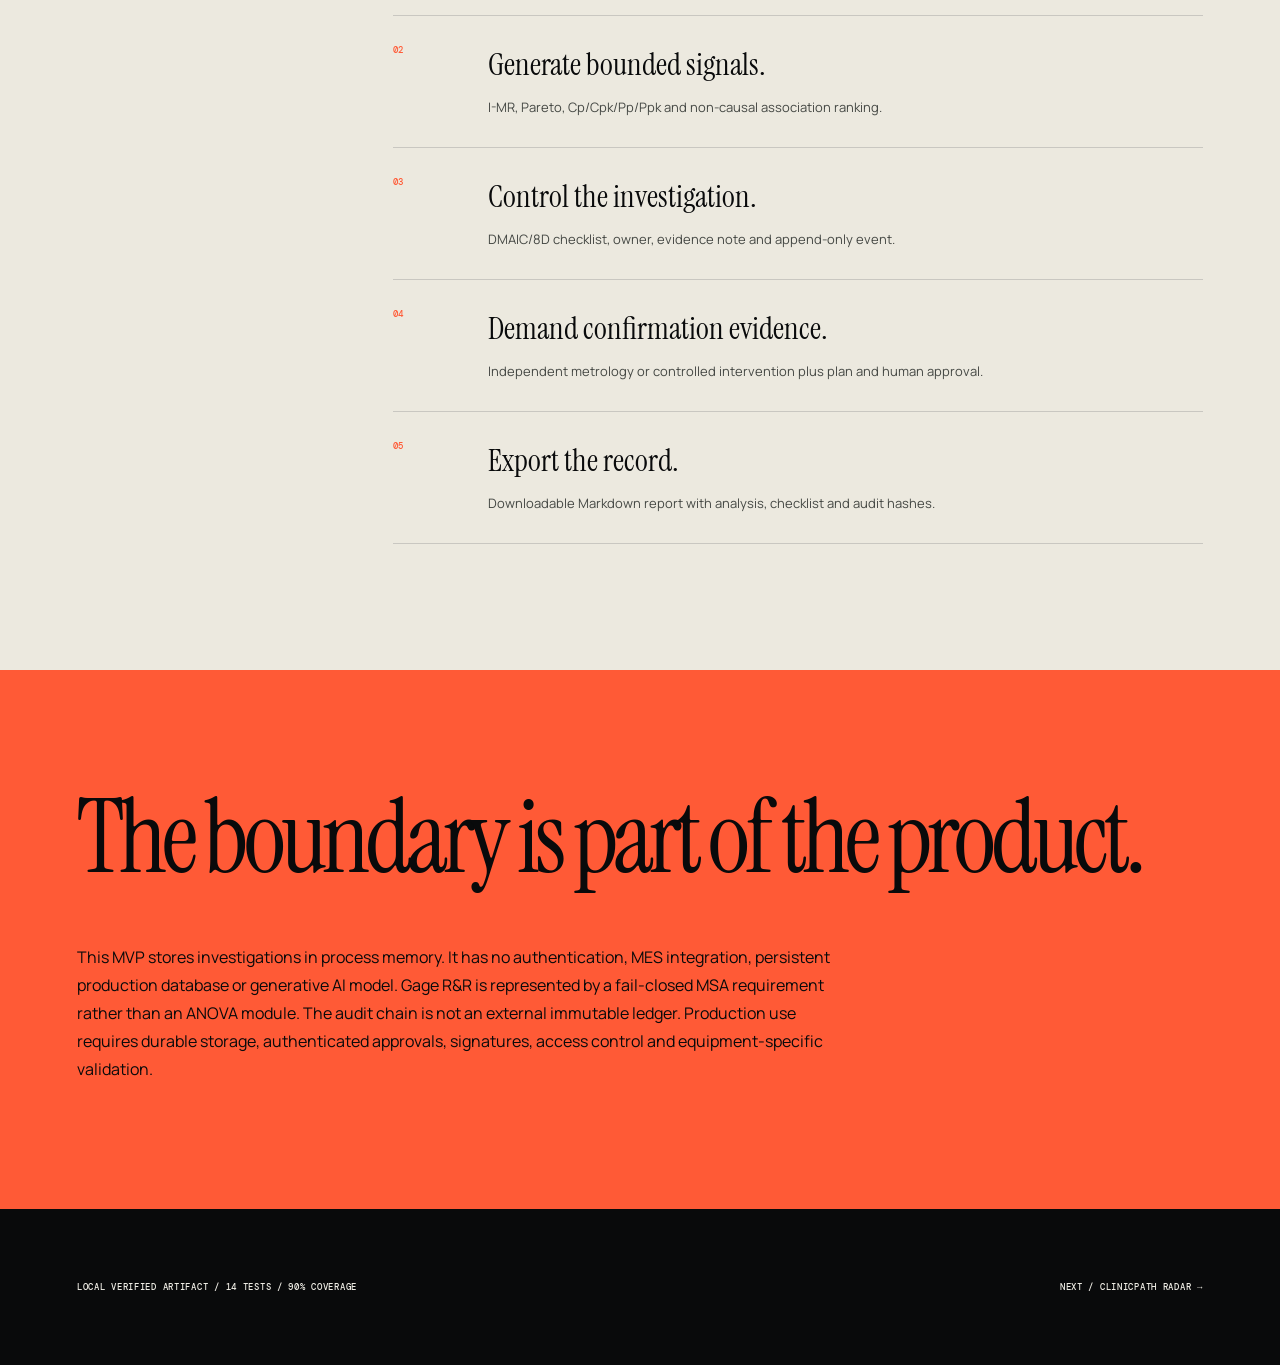
<file: projects/manufacturing-root-cause.html>
<!doctype html><html lang="en"><head><meta charset="utf-8"><meta name="viewport" content="width=device-width,initial-scale=1"><meta name="description" content="Manufacturing Root Cause Intelligence — evidence-gated quality investigation case study by Andrii Zinchuk."><title>Manufacturing Root Cause Intelligence — Andrii Zinchuk</title><link rel="icon" href="../favicon.svg" type="image/svg+xml"><link rel="preconnect" href="https://fonts.googleapis.com"><link rel="preconnect" href="https://fonts.gstatic.com" crossorigin><link href="https://fonts.googleapis.com/css2?family=DM+Mono:wght@400;500&family=Instrument+Serif:ital@0;1&family=Manrope:wght@400;500;600&display=swap" rel="stylesheet"><link rel="stylesheet" href="../cinema.css"><link rel="stylesheet" href="../case-monograph.css"></head><body class="case-page"><nav class="case-nav"><a href="../index.html">AZ / PORTFOLIO</a><a href="../index.html#systems">← ALL SYSTEMS</a></nav><main><section class="case-hero"><p class="case-label">CASE 01 / MANUFACTURING INTELLIGENCE / WORKING MVP</p><h1>Root cause without <em>premature certainty.</em></h1><div class="case-summary"><p>An evidence-gated investigation system for ordered manufacturing data. It computes useful signals, manages DMAIC/8D work and produces an auditable report — while keeping association, alarms and generated hypotheses below the causal-confirmation boundary.</p><dl><div><dt>ROLE</dt><dd>System design / implementation</dd></div><div><dt>STACK</dt><dd>Python · FastAPI · SPC · SHA-256</dd></div><div><dt>DOMAIN</dt><dd>PVD / TiN demonstrator</dd></div><div><dt>DATA</dt><dd>24 published samples + 240 synthetic runs</dd></div></dl></div></section><section class="case-section light"><div class="case-index">01 — PROBLEM</div><div><h2>A signal is not <em>a cause.</em></h2><p>A special-cause alarm, a high FMEA score or a parameter association can focus an investigation. None establishes causality. The system makes that distinction executable: the initial hypothesis remains TESTED and confirmation fails closed until independent evidence and accountable human review exist.</p><div class="case-steps"><article><span>OBSERVE</span><div><h3>Ordered evidence enters first.</h3><p>CSV ingestion maps the CTQ, specification limits and baseline before SPC, capability or Pareto outputs are exposed.</p></div></article><article><span>INTERPRET</span><div><h3>Analytics preserve their limits.</h3><p>Associations are labelled non-causal; stability and MSA gates can block a capability claim even when indices remain visible.</p></div></article><article><span>CONFIRM</span><div><h3>Evidence changes workflow state.</h3><p>Three supporting records, independent sources, metrology or intervention, no unresolved contradiction, a completed plan and named approval are required.</p></div></article></div></div></section><section class="case-section"><div class="case-index">02 — SYSTEM</div><div><h2>Physical reference.<br><em>Synthetic incident.</em></h2><p>The two data layers never collapse into one. Twenty-four experimental samples are transcribed from four open-access primary studies with DOI-level provenance and comparability limits. The 240-run incident fixture is deterministic and explicitly synthetic.</p><div class="case-proof"><article><span>GATE</span><strong>HTTP 409</strong><p>Premature confirmation remains blocked when evidence is incomplete.</p></article><article><span>TRACE</span><strong>Hash chain</strong><p>Evidence and workflow events receive an append-only SHA-256 trail.</p></article><article><span>CONTROL</span><strong>Human approval</strong><p>AI output can propose a hypothesis; it cannot bypass the same confirmation gate.</p></article></div></div></section><section class="case-section light"><div class="case-index">03 — DECISION FLOW</div><div><h2>Problem → evidence → <em>reviewable state.</em></h2><div class="case-steps"><article><span>01</span><div><h3>Create the investigation.</h3><p>Validate ordered data, CTQ mapping, limits and baseline.</p></div></article><article><span>02</span><div><h3>Generate bounded signals.</h3><p>I-MR, Pareto, Cp/Cpk/Pp/Ppk and non-causal association ranking.</p></div></article><article><span>03</span><div><h3>Control the investigation.</h3><p>DMAIC/8D checklist, owner, evidence note and append-only event.</p></div></article><article><span>04</span><div><h3>Demand confirmation evidence.</h3><p>Independent metrology or controlled intervention plus plan and human approval.</p></div></article><article><span>05</span><div><h3>Export the record.</h3><p>Downloadable Markdown report with analysis, checklist and audit hashes.</p></div></article></div></div></section><section class="case-boundary"><h2>The boundary is part of the product.</h2><p>This MVP stores investigations in process memory. It has no authentication, MES integration, persistent production database or generative AI model. Gage R&amp;R is represented by a fail-closed MSA requirement rather than an ANOVA module. The audit chain is not an external immutable ledger. Production use requires durable storage, authenticated approvals, signatures, access control and equipment-specific validation.</p></section></main><footer class="case-footer"><span>LOCAL VERIFIED ARTIFACT / 14 TESTS / 90% COVERAGE</span><a href="clinicpath-radar.html">NEXT / CLINICPATH RADAR →</a></footer></body></html>
</file>
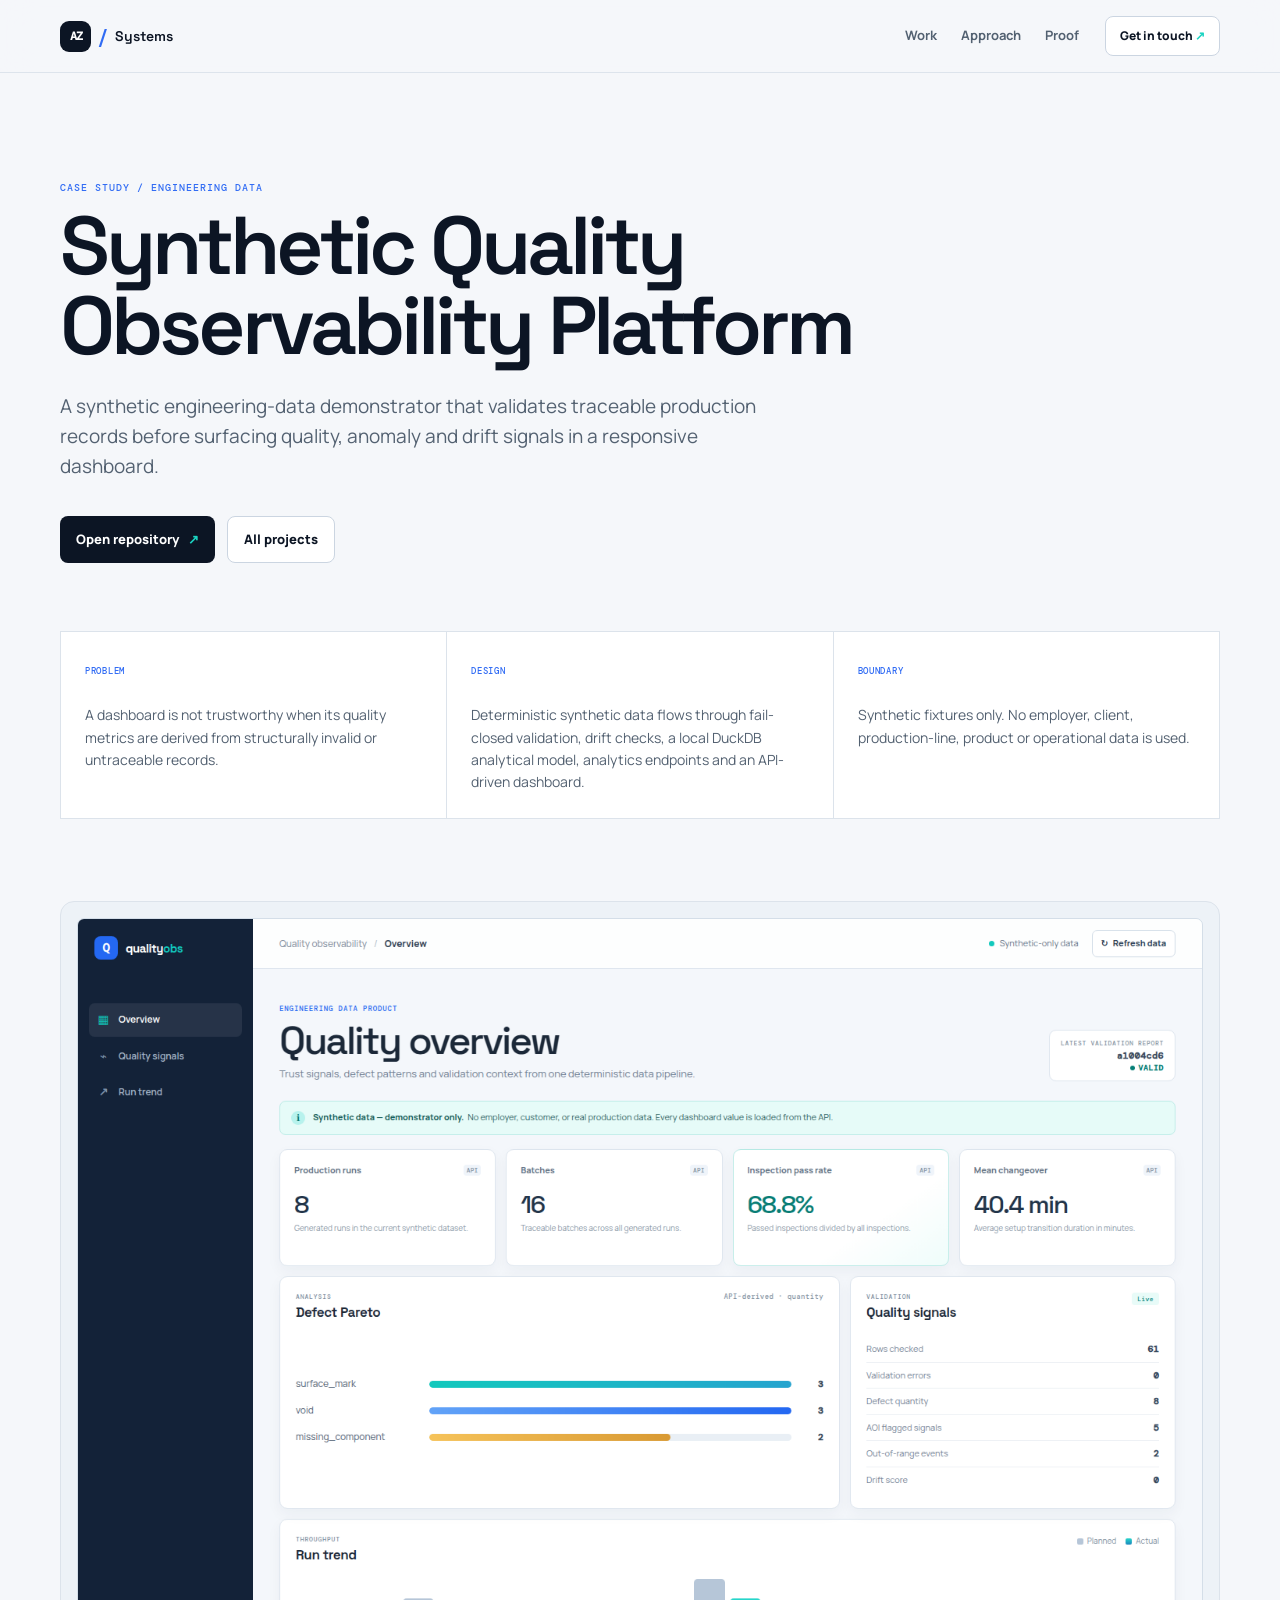
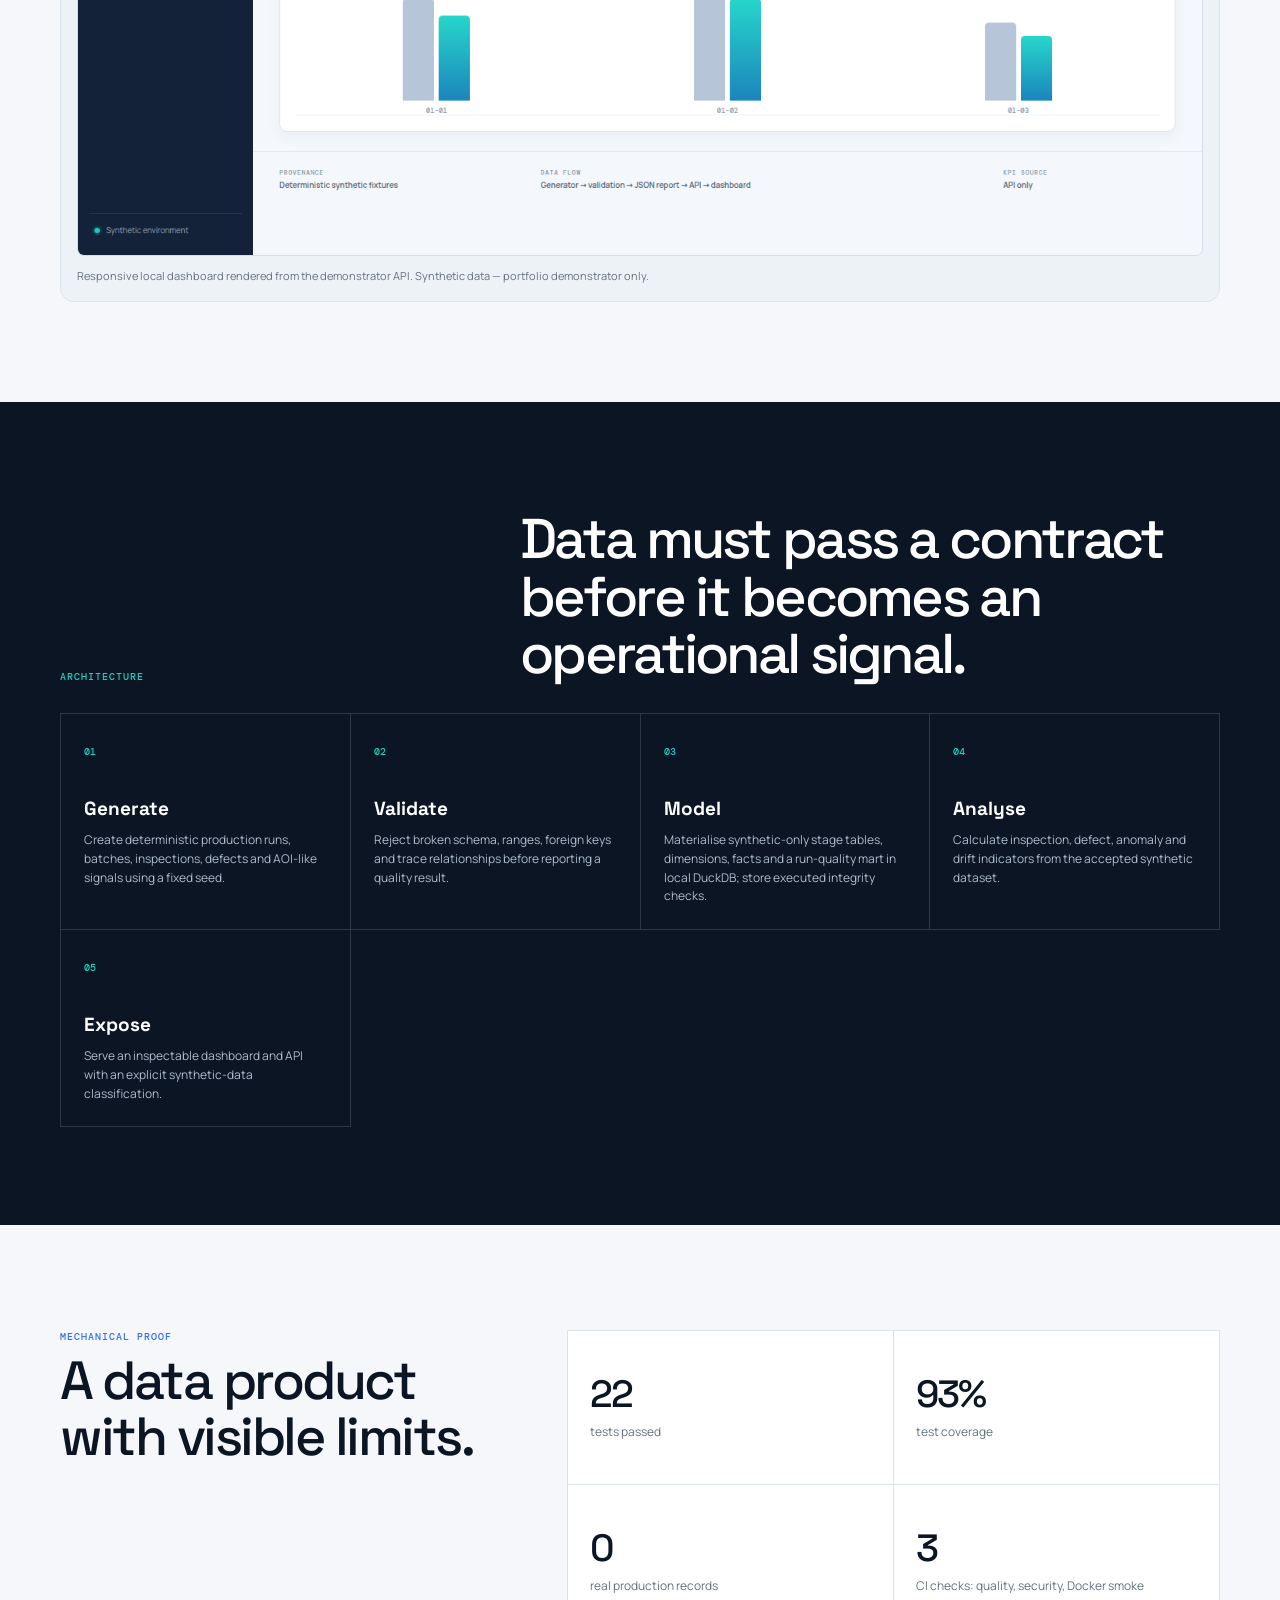
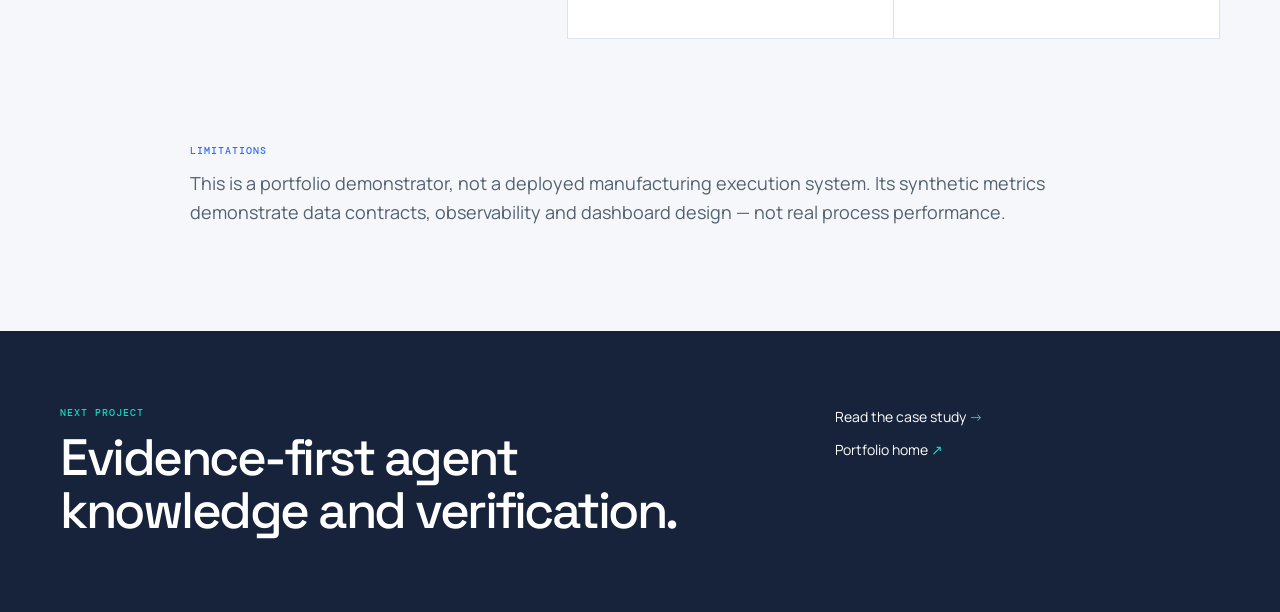
<file: projects/quality-observability.html>
<!doctype html>
<html lang="en">
<head>
  <meta charset="utf-8" />
  <meta name="viewport" content="width=device-width, initial-scale=1" />
  <meta name="description" content="Case study: Synthetic Quality Observability Platform by Andrii Zinchuk." />
  <meta name="robots" content="index,follow,max-image-preview:large" />
  <meta property="og:type" content="article" />
  <meta property="og:title" content="Quality Observability Case Study — Andrii Zinchuk" />
  <meta property="og:description" content="Case study: Synthetic Quality Observability Platform by Andrii Zinchuk." />
  <meta property="og:url" content="https://zinchukandrii.github.io/andrii-portfolio/projects/quality-observability.html" />
  <meta name="twitter:card" content="summary" />
  <title>Quality Observability Case Study — Andrii Zinchuk</title>
  <link rel="canonical" href="https://zinchukandrii.github.io/andrii-portfolio/projects/quality-observability.html" />
  <link rel="icon" href="../favicon.svg" type="image/svg+xml" />
  <link rel="preconnect" href="https://fonts.googleapis.com" />
  <link rel="preconnect" href="https://fonts.gstatic.com" crossorigin />
  <link href="https://fonts.googleapis.com/css2?family=DM+Mono:wght@400;500&family=Manrope:wght@400;500;600;700;800&family=Space+Grotesk:wght@400;500;600;700&display=swap" rel="stylesheet" />
  <link rel="stylesheet" href="../styles.css" />
</head>
<body>
  <a class="skip-link" href="#main">Skip to content</a>
  <header class="site-header"><div class="shell nav-shell"><a class="brand" href="../index.html" aria-label="Andrii Zinchuk home"><span>AZ</span><i>/</i> Systems</a><nav aria-label="Primary navigation"><a href="../index.html#projects">Work</a><a href="../index.html#career">Approach</a><a href="#proof">Proof</a></nav><a class="nav-contact" href="mailto:zinchukandrii66@gmail.com">Get in touch <span>↗</span></a></div></header>
  <main id="main">
    <section class="case-hero shell">
      <p class="eyebrow">CASE STUDY / ENGINEERING DATA</p>
      <h1>Synthetic Quality Observability Platform</h1>
      <p class="lede">A synthetic engineering-data demonstrator that validates traceable production records before surfacing quality, anomaly and drift signals in a responsive dashboard.</p>
      <div class="case-actions"><a class="button button-primary" href="https://github.com/zinchukandrii/quality-observability-platform" target="_blank" rel="noopener noreferrer">Open repository <span>↗</span></a><a class="button button-secondary" href="../index.html#projects">All projects</a></div>
    </section>

    <section class="shell case-summary">
      <article><span>PROBLEM</span><p>A dashboard is not trustworthy when its quality metrics are derived from structurally invalid or untraceable records.</p></article>
      <article><span>DESIGN</span><p>Deterministic synthetic data flows through fail-closed validation, drift checks, a local DuckDB analytical model, analytics endpoints and an API-driven dashboard.</p></article>
      <article><span>BOUNDARY</span><p>Synthetic fixtures only. No employer, client, production-line, product or operational data is used.</p></article>
    </section>

    <section class="shell case-image"><figure><img src="assets/dashboard-desktop.png" alt="Synthetic Quality Observability dashboard with quality metrics, defect Pareto and production trend" /><figcaption>Responsive local dashboard rendered from the demonstrator API. Synthetic data — portfolio demonstrator only.</figcaption></figure></section>

    <section class="case-dark" id="proof"><div class="shell"><div class="case-section-heading"><p class="eyebrow">ARCHITECTURE</p><h2>Data must pass a contract before it becomes an operational signal.</h2></div><ol class="case-flow"><li><span>01</span><div><h3>Generate</h3><p>Create deterministic production runs, batches, inspections, defects and AOI-like signals using a fixed seed.</p></div></li><li><span>02</span><div><h3>Validate</h3><p>Reject broken schema, ranges, foreign keys and trace relationships before reporting a quality result.</p></div></li><li><span>03</span><div><h3>Model</h3><p>Materialise synthetic-only stage tables, dimensions, facts and a run-quality mart in local DuckDB; store executed integrity checks.</p></div></li><li><span>04</span><div><h3>Analyse</h3><p>Calculate inspection, defect, anomaly and drift indicators from the accepted synthetic dataset.</p></div></li><li><span>05</span><div><h3>Expose</h3><p>Serve an inspectable dashboard and API with an explicit synthetic-data classification.</p></div></li></ol></div></section>

    <section class="shell case-proof-grid"><div><p class="eyebrow">MECHANICAL PROOF</p><h2>A data product with visible limits.</h2></div><div class="proof-list"><article><strong>22</strong><span>tests passed</span></article><article><strong>93%</strong><span>test coverage</span></article><article><strong>0</strong><span>real production records</span></article><article><strong>3</strong><span>CI checks: quality, security, Docker smoke</span></article></div></section>

    <section class="shell case-limit"><p class="eyebrow">LIMITATIONS</p><p>This is a portfolio demonstrator, not a deployed manufacturing execution system. Its synthetic metrics demonstrate data contracts, observability and dashboard design — not real process performance.</p></section>
  </main>
  <footer><div class="shell footer-grid"><div><p class="eyebrow">NEXT PROJECT</p><h2>Evidence-first agent knowledge and verification.</h2></div><div class="contact-links"><a href="control-plane.html">Read the case study <span>→</span></a><a href="../index.html">Portfolio home <span>↗</span></a></div></div></footer>
</body>
</html>
</file>
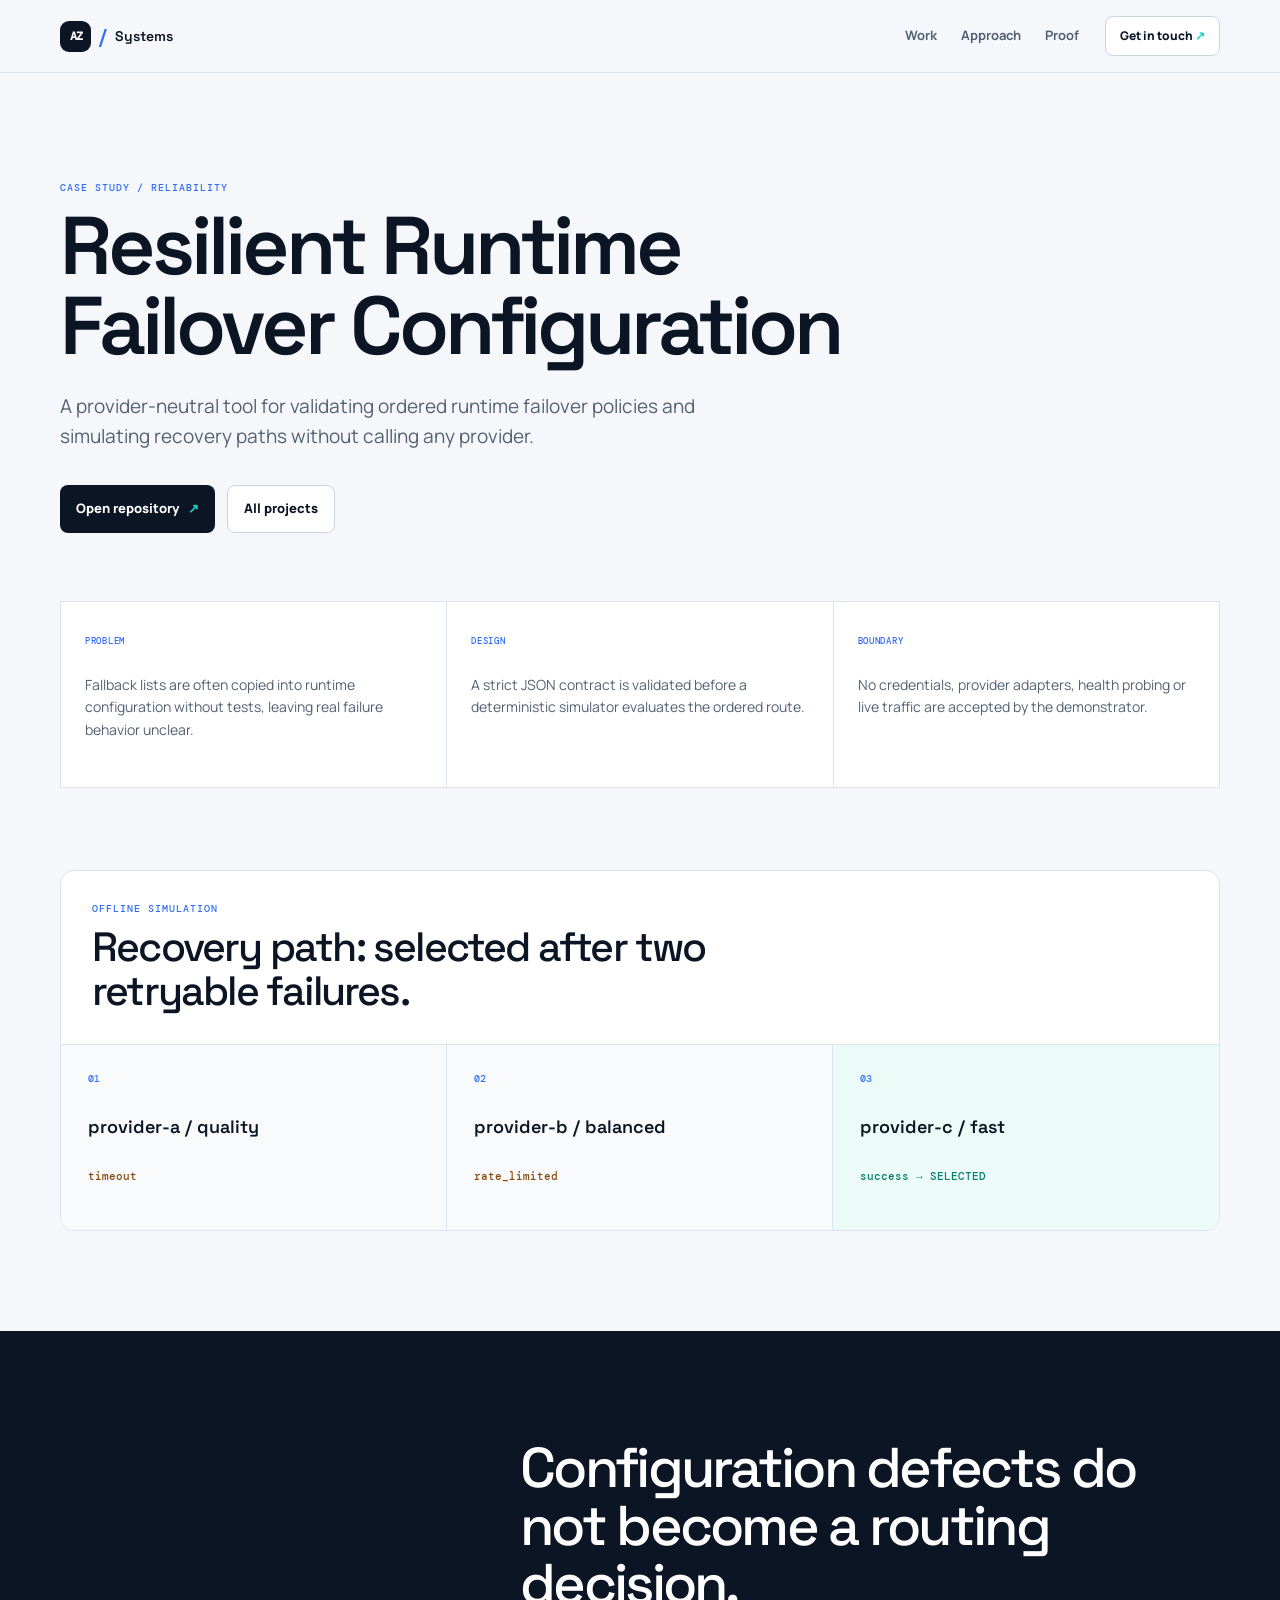
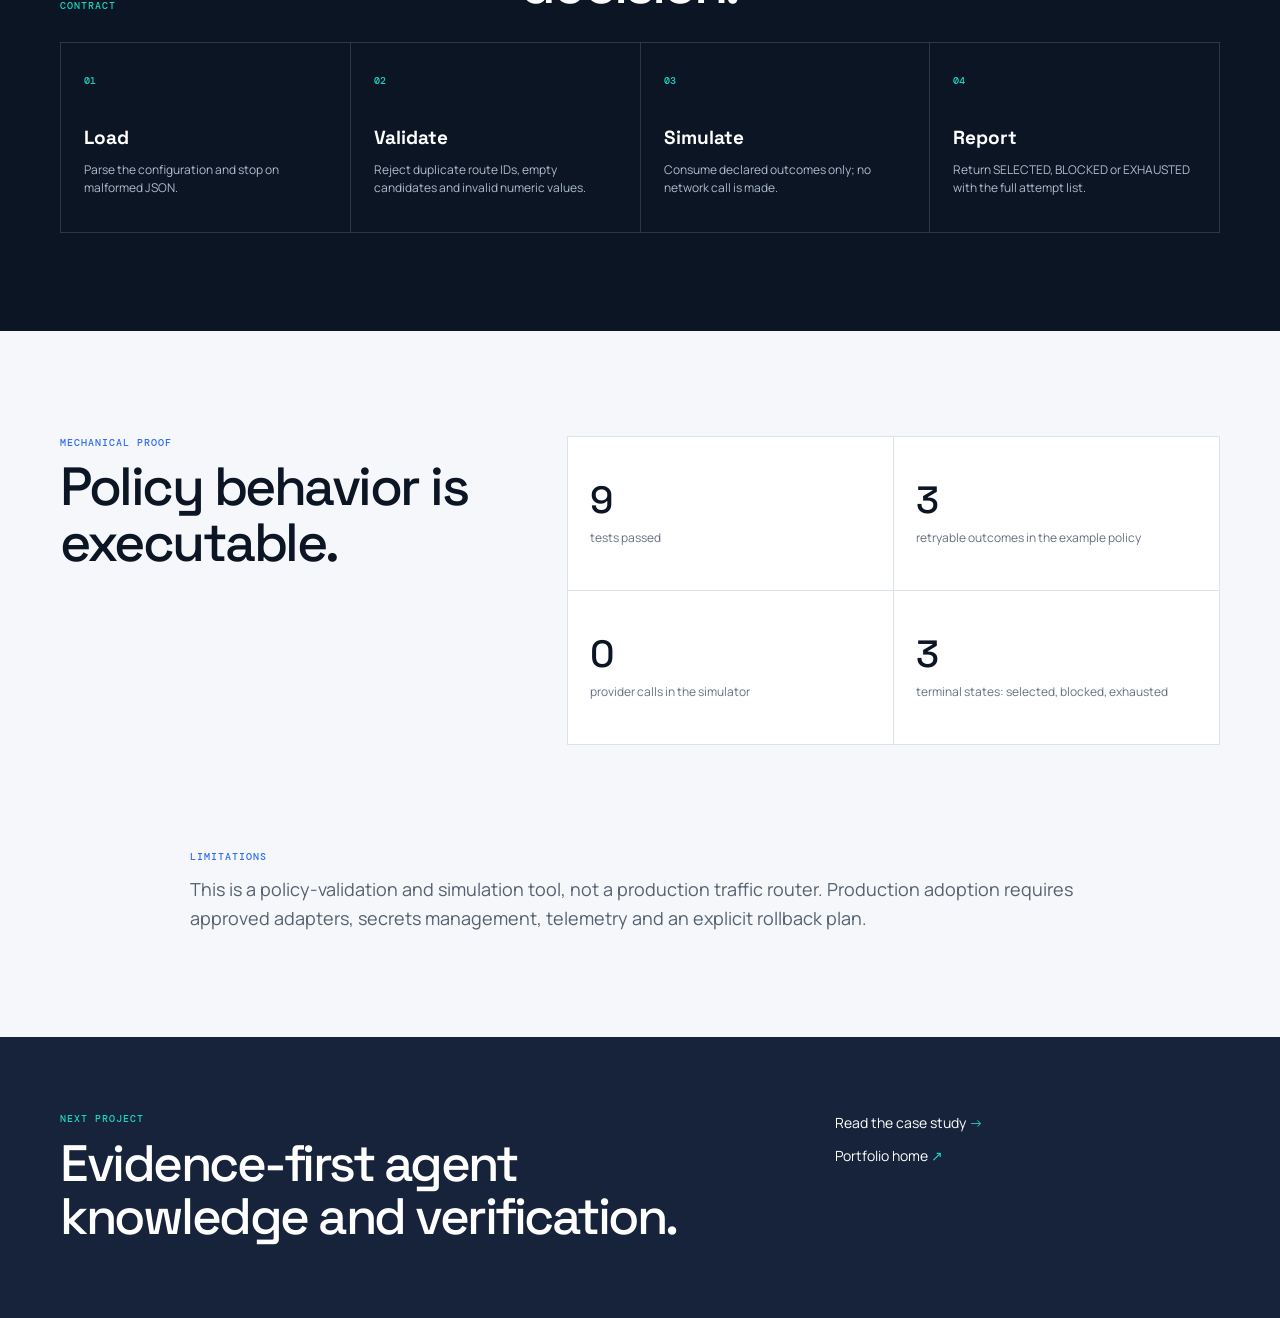
<file: projects/runtime-failover.html>
<!doctype html>
<html lang="en">
<head>
  <meta charset="utf-8" />
  <meta name="viewport" content="width=device-width, initial-scale=1" />
  <meta name="description" content="Case study: Resilient Runtime Failover Configuration by Andrii Zinchuk." />
  <meta name="robots" content="index,follow,max-image-preview:large" />
  <meta property="og:type" content="article" />
  <meta property="og:title" content="Runtime Failover Case Study — Andrii Zinchuk" />
  <meta property="og:description" content="Case study: Resilient Runtime Failover Configuration by Andrii Zinchuk." />
  <meta property="og:url" content="https://zinchukandrii.github.io/andrii-portfolio/projects/runtime-failover.html" />
  <meta name="twitter:card" content="summary" />
  <title>Runtime Failover Case Study — Andrii Zinchuk</title>
  <link rel="canonical" href="https://zinchukandrii.github.io/andrii-portfolio/projects/runtime-failover.html" />
  <link rel="icon" href="../favicon.svg" type="image/svg+xml" />
  <link rel="preconnect" href="https://fonts.googleapis.com" />
  <link rel="preconnect" href="https://fonts.gstatic.com" crossorigin />
  <link href="https://fonts.googleapis.com/css2?family=DM+Mono:wght@400;500&family=Manrope:wght@400;500;600;700;800&family=Space+Grotesk:wght@400;500;600;700&display=swap" rel="stylesheet" />
  <link rel="stylesheet" href="../styles.css" />
</head>
<body>
  <a class="skip-link" href="#main">Skip to content</a>
  <header class="site-header"><div class="shell nav-shell"><a class="brand" href="../index.html" aria-label="Andrii Zinchuk home"><span>AZ</span><i>/</i> Systems</a><nav aria-label="Primary navigation"><a href="../index.html#projects">Work</a><a href="../index.html#career">Approach</a><a href="#proof">Proof</a></nav><a class="nav-contact" href="mailto:zinchukandrii66@gmail.com">Get in touch <span>↗</span></a></div></header>
  <main id="main">
    <section class="case-hero shell"><p class="eyebrow">CASE STUDY / RELIABILITY</p><h1>Resilient Runtime Failover Configuration</h1><p class="lede">A provider-neutral tool for validating ordered runtime failover policies and simulating recovery paths without calling any provider.</p><div class="case-actions"><a class="button button-primary" href="https://github.com/zinchukandrii/failover-config-pack" target="_blank" rel="noopener noreferrer">Open repository <span>↗</span></a><a class="button button-secondary" href="../index.html#projects">All projects</a></div></section>
    <section class="shell case-summary"><article><span>PROBLEM</span><p>Fallback lists are often copied into runtime configuration without tests, leaving real failure behavior unclear.</p></article><article><span>DESIGN</span><p>A strict JSON contract is validated before a deterministic simulator evaluates the ordered route.</p></article><article><span>BOUNDARY</span><p>No credentials, provider adapters, health probing or live traffic are accepted by the demonstrator.</p></article></section>
    <section class="shell simulation-panel" aria-label="Deterministic recovery path"><div class="simulation-title"><p class="eyebrow">OFFLINE SIMULATION</p><h2>Recovery path: selected after two retryable failures.</h2></div><div class="simulation-flow"><article><span>01</span><strong>provider-a / quality</strong><em>timeout</em></article><article><span>02</span><strong>provider-b / balanced</strong><em>rate_limited</em></article><article class="selected"><span>03</span><strong>provider-c / fast</strong><em>success → SELECTED</em></article></div></section>
    <section class="case-dark" id="proof"><div class="shell"><div class="case-section-heading"><p class="eyebrow">CONTRACT</p><h2>Configuration defects do not become a routing decision.</h2></div><ol class="case-flow"><li><span>01</span><div><h3>Load</h3><p>Parse the configuration and stop on malformed JSON.</p></div></li><li><span>02</span><div><h3>Validate</h3><p>Reject duplicate route IDs, empty candidates and invalid numeric values.</p></div></li><li><span>03</span><div><h3>Simulate</h3><p>Consume declared outcomes only; no network call is made.</p></div></li><li><span>04</span><div><h3>Report</h3><p>Return SELECTED, BLOCKED or EXHAUSTED with the full attempt list.</p></div></li></ol></div></section>
    <section class="shell case-proof-grid"><div><p class="eyebrow">MECHANICAL PROOF</p><h2>Policy behavior is executable.</h2></div><div class="proof-list"><article><strong>9</strong><span>tests passed</span></article><article><strong>3</strong><span>retryable outcomes in the example policy</span></article><article><strong>0</strong><span>provider calls in the simulator</span></article><article><strong>3</strong><span>terminal states: selected, blocked, exhausted</span></article></div></section>
    <section class="shell case-limit"><p class="eyebrow">LIMITATIONS</p><p>This is a policy-validation and simulation tool, not a production traffic router. Production adoption requires approved adapters, secrets management, telemetry and an explicit rollback plan.</p></section>
  </main>
  <footer><div class="shell footer-grid"><div><p class="eyebrow">NEXT PROJECT</p><h2>Evidence-first agent knowledge and verification.</h2></div><div class="contact-links"><a href="control-plane.html">Read the case study <span>→</span></a><a href="../index.html">Portfolio home <span>↗</span></a></div></div></footer>
</body>
</html>
</file>
<file: cinema.css>
:root{--ink:#090a0b;--ink-2:#111315;--paper:#ece9df;--paper-2:#d8d4ca;--white:#f5f2e9;--muted:#9b9d9b;--line:rgba(245,242,233,.18);--dark-line:rgba(9,10,11,.18);--signal:#ff5a36;--acid:#c7ff5b;--blue:#7f98ff;--serif:'Instrument Serif',Georgia,serif;--sans:Manrope,sans-serif;--mono:'DM Mono',monospace}
*{box-sizing:border-box}html{scroll-behavior:smooth;background:var(--ink)}body{margin:0;background:var(--ink);color:var(--white);font-family:var(--sans);overflow-x:clip}a{color:inherit}.skip-link{position:fixed;top:-100px;left:10px;z-index:1000;padding:10px 14px;background:var(--acid);color:var(--ink);transform:none}.skip-link:focus{top:10px}:focus-visible{outline:2px solid var(--acid);outline-offset:4px}
.film-nav{position:fixed;z-index:100;top:18px;right:24px;left:24px;display:grid;grid-template-columns:1fr auto 1fr;align-items:center;min-height:54px;padding:0 12px;border:1px solid var(--line);border-radius:999px;background:rgba(9,10,11,.68);backdrop-filter:blur(18px);transition:background .2s,border-color .2s}.film-nav.is-scrolled{background:rgba(9,10,11,.93);border-color:rgba(245,242,233,.28)}.wordmark{display:flex;align-items:center;gap:11px;text-decoration:none}.wordmark b{display:grid;place-items:center;width:31px;height:31px;border-radius:50%;background:var(--signal);color:var(--ink);font:700 10px var(--mono)}.wordmark span,.film-nav nav a,.nav-status,.menu-button{font:500 9px var(--mono);letter-spacing:.08em;text-transform:uppercase}.film-nav nav{display:flex;gap:30px}.film-nav nav a{position:relative;text-decoration:none;color:#c6c6c0}.film-nav nav a:after{content:"";position:absolute;right:0;bottom:-7px;left:0;height:1px;background:var(--acid);transform:scaleX(0);transition:transform .2s}.film-nav nav a:hover:after,.film-nav nav a.is-active:after{transform:scaleX(1)}.nav-status{justify-self:end;text-decoration:none}.nav-status i{display:inline-block;width:6px;height:6px;margin-right:8px;border-radius:50%;background:var(--acid);box-shadow:0 0 12px var(--acid)}.menu-button{display:none;border:0;background:none;color:var(--white)}
.film-hero{position:relative;isolation:isolate;min-height:100svh;overflow:hidden;background:radial-gradient(circle at 72% 44%,#22282a 0,transparent 24%),linear-gradient(155deg,#0b0d0e 45%,#171b1c);border-bottom:1px solid var(--line)}.hero-grid{position:absolute;z-index:-3;inset:0;background-image:linear-gradient(rgba(245,242,233,.055) 1px,transparent 1px),linear-gradient(90deg,rgba(245,242,233,.055) 1px,transparent 1px);background-size:6.25vw 6.25vw;mask-image:linear-gradient(to right,#000,transparent 82%)}.hero-scan{position:absolute;z-index:-2;inset:0;background:linear-gradient(100deg,transparent 44%,rgba(255,90,54,.08) 50%,transparent 56%);animation:scan 7s ease-in-out infinite}.hero-copy{position:relative;z-index:4;width:min(1480px,calc(100% - 10vw));margin:auto;padding-top:17vh}.eyebrow{display:flex;gap:32px;margin:0 0 6vh;font:500 9px var(--mono);letter-spacing:.12em;color:#afb2af}.eyebrow span:first-child{color:var(--acid)}.film-hero h1{position:relative;z-index:3;max-width:1080px;margin:0;font:400 clamp(60px,8.5vw,148px)/.78 var(--serif);letter-spacing:-.055em}.film-hero h1 span{display:block;white-space:nowrap}.film-hero h1 span:nth-child(2){padding-left:8vw}.film-hero h1 span:nth-child(3){padding-left:2.5vw}.film-hero h1 em{color:var(--signal);font-weight:400}.hero-lower{display:grid;grid-template-columns:minmax(250px,510px) auto;align-items:end;gap:8vw;margin-top:7vh;padding:0 0 9vh 10.5vw}.hero-lower p{margin:0;color:#b8bbb7;font-size:14px;line-height:1.75}.hero-lower strong{color:var(--white)}.hero-actions{display:flex;gap:10px}.hero-actions a{display:flex;align-items:center;justify-content:space-between;min-width:190px;padding:15px 16px;border:1px solid var(--line);font:500 9px var(--mono);letter-spacing:.06em;text-decoration:none;text-transform:uppercase}.hero-actions a:first-child{background:var(--white);color:var(--ink)}.hero-actions b{font-size:15px;color:var(--signal)}
.system-orbit{position:absolute;z-index:1;top:22%;right:5vw;width:min(39vw,630px);aspect-ratio:1;opacity:.88}.orbit-ring{position:absolute;inset:10%;border:1px solid rgba(245,242,233,.16);border-radius:50%}.ring-b{inset:25%;border-style:dashed;animation:rotate 28s linear infinite}.ring-c{inset:38%;border-color:rgba(255,90,54,.45)}.orbit-core{position:absolute;top:50%;left:50%;display:grid;place-items:center;width:120px;height:120px;border:1px solid var(--signal);border-radius:50%;background:rgba(9,10,11,.8);transform:translate(-50%,-50%);box-shadow:0 0 70px rgba(255,90,54,.18)}.orbit-core span,.orbit-core small,.orbit-node{font:500 8px var(--mono);letter-spacing:.1em}.orbit-core b{font:500 13px var(--serif);color:var(--signal)}.orbit-core small{color:#8f938f}.orbit-node{position:absolute;display:grid;gap:3px;padding:8px 10px;border-left:1px solid var(--acid);background:rgba(9,10,11,.72)}.orbit-node span{color:var(--acid)}.node-1{top:12%;left:44%}.node-2{top:46%;right:2%}.node-3{right:25%;bottom:4%}.node-4{bottom:20%;left:3%}.phase-rail{position:absolute;z-index:5;top:28%;right:22px;bottom:18%;display:grid;grid-template-rows:auto 1fr auto;justify-items:center;gap:9px;font:500 8px var(--mono);color:#888}.phase-rail i{display:block;width:1px;height:100%;background:linear-gradient(to bottom,var(--signal) var(--progress,0%),rgba(245,242,233,.18) var(--progress,0%))}.status-ticker{position:absolute;z-index:5;right:0;bottom:0;left:0;display:flex;justify-content:space-around;gap:30px;padding:13px 5vw;border-top:1px solid var(--line);background:rgba(9,10,11,.5);font:500 8px var(--mono);letter-spacing:.12em;color:#a8aaa7}
.section-index{font:500 9px var(--mono);letter-spacing:.12em;text-transform:uppercase}.manifesto{display:grid;grid-template-columns:.34fr 1.35fr .55fr;gap:7vw;padding:15vh 6vw 18vh;background:var(--paper);color:var(--ink)}.manifesto-kicker{margin:0 0 28px;color:#5e625e;font:500 10px var(--mono);letter-spacing:.08em;text-transform:uppercase}.manifesto h2,.systems-intro h2,.evidence h2,.materials h2,.recruiter h2{margin:0;font:400 clamp(52px,7vw,112px)/.88 var(--serif);letter-spacing:-.045em}.manifesto h2 em,.systems-intro h2 em,.evidence h2 em,.materials h2 em,.recruiter h2 em{color:var(--signal);font-weight:400}.manifesto-copy{max-width:750px;margin:55px 0 0 11vw;font-size:18px;line-height:1.75}.manifesto aside{display:flex;flex-direction:column;justify-content:flex-end;gap:10px;padding-bottom:10px;border-bottom:1px solid var(--dark-line)}.manifesto aside span{margin-bottom:13px;font:500 9px var(--mono);letter-spacing:.1em;color:#70736e}.manifesto aside b{font:500 12px var(--mono)}
.systems-intro{display:grid;grid-template-columns:.34fr 1.2fr .55fr;gap:7vw;align-items:end;padding:17vh 6vw 11vh;background:var(--ink)}.systems-intro p{margin:0;color:#9da09d;font-size:13px;line-height:1.7}.system-chapter{display:grid;grid-template-columns:56% 44%;min-height:170vh;border-top:1px solid var(--line);background:var(--ink)}.chapter-sticky{position:relative}.chapter-media{position:sticky;top:0;display:block;width:100%;height:100vh;margin:0;overflow:hidden;border-right:1px solid var(--line);background:#111}.chapter-story{padding:15vh 5vw 20vh;align-self:start}.chapter-story header{display:flex;justify-content:space-between;padding-bottom:18px;border-bottom:1px solid var(--line);font:500 8px var(--mono);letter-spacing:.1em;color:#999}.chapter-story header i{color:var(--acid);font-style:normal}.chapter-story h3{margin:15vh 0 5vh;font:400 clamp(58px,7vw,106px)/.82 var(--serif);letter-spacing:-.05em}.chapter-story h3 em{display:block;color:var(--signal);font-weight:400}.chapter-lede{max-width:610px;margin:0 0 13vh;color:#c5c6c1;font-size:17px;line-height:1.7}.chapter-story dl{margin:0}.chapter-story dl div{display:grid;grid-template-columns:90px 1fr;gap:24px;padding:25px 0;border-top:1px solid var(--line)}.chapter-story dt{color:var(--signal);font:500 9px var(--mono);letter-spacing:.1em;text-transform:uppercase}.chapter-story dd{margin:0;color:#b8bab6;font-size:13px;line-height:1.7}.chapter-story code{color:var(--acid);font-family:var(--mono)}.chapter-links{display:flex;flex-wrap:wrap;gap:10px;margin-top:50px}.chapter-links a,.chapter-links span{padding:13px 15px;border:1px solid var(--line);font:500 9px var(--mono);letter-spacing:.06em;text-decoration:none;text-transform:uppercase}.chapter-links a:first-child{background:var(--white);color:var(--ink)}.chapter-links span{color:#777}
.mrci-media{background:radial-gradient(circle at 47% 42%,rgba(255,90,54,.12),transparent 26%),linear-gradient(145deg,#101418,#080a0b)}.media-meta,.media-caption{position:absolute;right:30px;left:30px;display:flex;justify-content:space-between;font:500 8px var(--mono);letter-spacing:.1em;color:#8d918e}.media-meta{top:110px}.media-caption{bottom:45px;padding-top:14px;border-top:1px solid var(--line);color:#d6d6d0}.media-caption span:nth-child(2){color:var(--signal)}.cause-map{position:absolute;inset:19% 8% 14%}.cause-axis{position:absolute;top:50%;right:8%;left:6%;height:1px;background:linear-gradient(90deg,var(--acid),#777,var(--signal))}.cause-axis:after{content:"";position:absolute;right:0;top:-5px;width:10px;height:10px;border:1px solid var(--signal);border-radius:50%;background:var(--ink)}.cause-point{position:absolute;display:grid;gap:5px;padding-left:12px;border-left:1px solid var(--acid);font:500 8px var(--mono);letter-spacing:.08em}.cause-point span{color:#828681}.cause-point b{color:var(--white);font-size:10px}.p1{top:29%;left:7%}.p2{left:39%;bottom:27%;border-color:var(--blue)}.p3{top:29%;left:68%;border-color:var(--signal)}.cause-gate{position:absolute;right:4%;bottom:6%;display:grid;gap:7px;width:190px;padding:16px;border:1px solid var(--signal);background:#110d0c;box-shadow:0 0 50px rgba(255,90,54,.1)}.cause-gate span,.cause-gate small{font:500 8px var(--mono);letter-spacing:.08em;color:#999}.cause-gate b{font:400 29px var(--serif);color:var(--signal)}.clinic-media img,.quality-media img{width:100%;height:100%;object-fit:cover;filter:saturate(.75) contrast(1.05);transform:scale(1.02)}.clinic-media:after,.quality-media:after{content:"";position:absolute;inset:0;background:linear-gradient(to top,rgba(9,10,11,.8),transparent 48%),linear-gradient(120deg,rgba(127,152,255,.13),transparent 40%);pointer-events:none}.chapter-media figcaption{position:absolute;z-index:2;right:28px;bottom:35px;left:28px;display:flex;justify-content:space-between;padding-top:13px;border-top:1px solid rgba(255,255,255,.35);font:500 8px var(--mono);letter-spacing:.08em}.quality-media:after{background:linear-gradient(to top,rgba(9,10,11,.85),transparent 58%),linear-gradient(120deg,rgba(199,255,91,.1),transparent 40%)}.chapter-quality .chapter-story h3 em{color:var(--acid)}
.evidence{display:grid;grid-template-columns:1fr minmax(280px,35vw);gap:9vw;min-height:100vh;padding:15vh 6vw;background:var(--paper);color:var(--ink)}.evidence .section-index,.materials .section-index,.recruiter .section-index{margin-bottom:8vh}.evidence h2{max-width:900px}.evidence-rows{margin-top:12vh;border-top:1px solid var(--dark-line)}.evidence-rows a{display:grid;grid-template-columns:55px 1fr auto;align-items:center;min-height:100px;border-bottom:1px solid var(--dark-line);text-decoration:none}.evidence-rows span,.evidence-rows i{font:500 9px var(--mono);letter-spacing:.08em;font-style:normal}.evidence-rows b{font:400 clamp(28px,3.2vw,52px) var(--serif)}.evidence-rows i{transition:transform .2s}.evidence-rows a:hover i{transform:translateX(6px);color:var(--signal)}.proof-receipt{position:sticky;top:16vh;align-self:start;min-height:460px;padding:28px;border:1px solid var(--dark-line);background:#f7f2e7;box-shadow:22px 22px 0 rgba(9,10,11,.08);transform:rotate(1.2deg)}.proof-receipt>span,.proof-receipt small,.proof-receipt footer{font:500 8px var(--mono);letter-spacing:.1em}.proof-receipt>div{display:grid;gap:9px;margin-top:18vh}.proof-receipt strong{font:400 64px/.9 var(--serif);color:var(--signal)}.proof-receipt p{max-width:290px;font-size:13px;line-height:1.7}.proof-receipt footer{display:flex;justify-content:space-between;margin-top:10vh;padding-top:15px;border-top:1px solid var(--dark-line)}
.materials{display:grid;grid-template-columns:.85fr 1.15fr;min-height:105vh;background:#111416}.materials-visual{position:relative;min-height:100%;overflow:hidden;border-right:1px solid var(--line);background:radial-gradient(circle at center,rgba(127,152,255,.16),transparent 35%)}.materials-visual .layer{position:absolute;right:12%;left:12%;height:12%;border:1px solid rgba(245,242,233,.25);transform:skewX(-16deg) rotate(-8deg);box-shadow:0 25px 70px rgba(0,0,0,.35)}.l1{top:25%;background:#282f32}.l2{top:38%;background:#26393c;border-color:rgba(199,255,91,.4)!important}.l3{top:51%;background:#252931;border-color:rgba(127,152,255,.5)!important}.l4{top:64%;background:#30221f;border-color:rgba(255,90,54,.5)!important}.materials-visual i{position:absolute;right:8%;bottom:8%;left:8%;font:500 8px var(--mono);letter-spacing:.11em;color:#888;font-style:normal}.materials-copy{align-self:center;padding:15vh 7vw}.materials-copy p{max-width:720px;margin:7vh 0;color:#b7bab5;font-size:17px;line-height:1.8}.career-evidence{display:grid;border-top:1px solid var(--line)}.career-evidence span{display:grid;grid-template-columns:150px 1fr;align-items:center;min-height:76px;border-bottom:1px solid var(--line);color:#aaa;font-size:11px}.career-evidence b{color:var(--white);font:400 28px var(--serif)}.materials-copy small{display:block;margin-top:28px;color:#777;font:500 8px/1.6 var(--mono);letter-spacing:.05em}
.recruiter{padding:16vh 6vw;background:var(--paper);color:var(--ink)}.recruiter h2{max-width:1100px}.role-lines{margin-top:12vh;border-top:1px solid var(--dark-line)}.role-lines a{display:grid;grid-template-columns:65px 1fr auto;align-items:center;min-height:126px;border-bottom:1px solid var(--dark-line);text-decoration:none}.role-lines span,.role-lines i{font:500 9px var(--mono);letter-spacing:.08em;font-style:normal}.role-lines b{font:400 clamp(25px,3.4vw,55px) var(--serif)}.role-lines a:hover b{color:var(--signal)}.film-footer{display:grid;grid-template-columns:1.25fr .75fr;gap:30px;padding:15vh 6vw 5vh;background:var(--signal);color:var(--ink)}.film-footer>p{grid-column:1/-1;margin:0;font:400 clamp(60px,9vw,150px)/.8 var(--serif);letter-spacing:-.05em}.film-footer>a{align-self:end;font:400 clamp(25px,4vw,65px) var(--serif);text-decoration:none}.film-footer>div{display:flex;align-items:end;justify-content:flex-end;gap:20px;font:500 9px var(--mono);letter-spacing:.06em}.film-footer small{grid-column:1/-1;margin-top:12vh;padding-top:20px;border-top:1px solid rgba(9,10,11,.3);font:500 8px var(--mono);letter-spacing:.12em}
[data-reveal]{opacity:0;transform:translateY(18px);transition:opacity .7s var(--reveal-delay,0ms),transform .7s var(--reveal-delay,0ms)}[data-reveal].is-visible{opacity:1;transform:none}@keyframes rotate{to{transform:rotate(360deg)}}@keyframes scan{0%,100%{transform:translateX(-50%);opacity:.2}50%{transform:translateX(40%);opacity:1}}
/* Motion system: movement explains evidence flow and preserves a static no-JS baseline. */
.system-chapter{min-height:155vh}.motion-ready .hero-copy{transform:translate3d(0,var(--hero-copy-y,0),0);opacity:var(--hero-copy-opacity,1);will-change:transform,opacity}.motion-ready .hero-grid{transform:translate3d(0,var(--hero-grid-y,0),0)}.motion-ready .system-orbit{transform:translate3d(var(--orbit-x,0),var(--orbit-y,0),0);opacity:var(--orbit-opacity,.78);will-change:transform,opacity}.hero-copy,.hero-grid,.system-orbit{transition:opacity .12s linear,transform .12s linear}
.motion-ready .chapter-mrci .cause-axis{transform:scaleX(.08);transform-origin:left center;transition:transform .75s cubic-bezier(.2,.75,.2,1)}.motion-ready .chapter-mrci .cause-point,.motion-ready .chapter-mrci .cause-gate{opacity:.16;transform:translateY(12px);transition:opacity .45s,transform .45s,border-color .45s,box-shadow .45s}.motion-ready .chapter-mrci[data-stage="1"] .cause-axis{transform:scaleX(.35)}.motion-ready .chapter-mrci[data-stage="2"] .cause-axis{transform:scaleX(.63)}.motion-ready .chapter-mrci[data-stage="3"] .cause-axis{transform:scaleX(.84)}.motion-ready .chapter-mrci[data-stage="4"] .cause-axis{transform:scaleX(1)}.motion-ready .chapter-mrci[data-stage="1"] .p1,.motion-ready .chapter-mrci[data-stage="2"] .p1,.motion-ready .chapter-mrci[data-stage="3"] .p1,.motion-ready .chapter-mrci[data-stage="4"] .p1,.motion-ready .chapter-mrci[data-stage="2"] .p2,.motion-ready .chapter-mrci[data-stage="3"] .p2,.motion-ready .chapter-mrci[data-stage="4"] .p2,.motion-ready .chapter-mrci[data-stage="3"] .p3,.motion-ready .chapter-mrci[data-stage="4"] .p3,.motion-ready .chapter-mrci[data-stage="4"] .cause-gate{opacity:1;transform:none}.motion-ready .chapter-mrci[data-stage="4"] .cause-gate{box-shadow:0 0 70px rgba(255,90,54,.25)}
.motion-ready .clinic-media img,.motion-ready .quality-media img{transform:translate3d(var(--media-shift,0),0,0) scale(var(--media-scale,1.04));filter:saturate(var(--media-saturation,.75)) contrast(1.06);will-change:transform}.quality-media:before{content:"";position:absolute;z-index:2;top:0;bottom:0;left:var(--quality-wipe,-18%);width:1px;background:linear-gradient(transparent 8%,var(--acid) 24%,var(--acid) 76%,transparent 92%);box-shadow:0 0 24px rgba(199,255,91,.35);opacity:.75;transition:left .12s linear;pointer-events:none}.chapter-media figcaption span{transition:opacity .35s,transform .35s}.chapter-media:hover figcaption span:last-child{transform:translateX(-6px);color:var(--acid)}
.proof-receipt,.proof-receipt strong,.proof-receipt p{transition:transform .24s ease,opacity .18s ease,box-shadow .24s ease}.proof-receipt.is-updating{transform:rotate(.35deg) translateY(3px);box-shadow:14px 16px 0 rgba(9,10,11,.1)}.proof-receipt.is-updating strong,.proof-receipt.is-updating p{opacity:.18;transform:translateY(7px)}
.materials-visual .layer{transition:transform .12s linear}.materials-visual .l1{transform:translate3d(0,var(--layer-one,0),0) skewX(-16deg) rotate(-8deg)}.materials-visual .l2{transform:translate3d(0,var(--layer-two,0),0) skewX(-16deg) rotate(-8deg)}.materials-visual .l3{transform:translate3d(0,var(--layer-three,0),0) skewX(-16deg) rotate(-8deg)}.materials-visual .l4{transform:translate3d(0,var(--layer-four,0),0) skewX(-16deg) rotate(-8deg)}
@media(max-width:1050px){.film-nav{grid-template-columns:1fr auto}.film-nav nav{position:absolute;top:66px;right:0;left:0;display:grid;visibility:hidden;gap:0;padding:10px 20px 20px;border:1px solid var(--line);background:rgba(9,10,11,.96);opacity:0;transform:translateY(-8px)}.film-nav nav.is-open{visibility:visible;opacity:1;transform:none}.film-nav nav a{padding:16px 0;border-bottom:1px solid var(--line)}.menu-button{display:grid;grid-template-columns:15px 40px;gap:3px 8px;align-items:center;justify-self:end}.menu-button span{grid-column:1;width:15px;height:1px;background:currentColor}.menu-button em{grid-column:2;grid-row:1/3;font-style:normal}.nav-status{display:none}.manifesto,.systems-intro{grid-template-columns:1fr}.manifesto aside{margin-top:30px}.system-chapter{grid-template-columns:1fr;min-height:0}.chapter-media{position:relative;height:70svh;border-right:0;border-bottom:1px solid var(--line)}.chapter-story{padding-top:10vh}.chapter-story h3{margin-top:10vh}.evidence{grid-template-columns:1fr}.proof-receipt{position:relative;top:auto;width:min(480px,100%);margin-top:30px}.materials{grid-template-columns:1fr}.materials-visual{min-height:70svh;border-right:0;border-bottom:1px solid var(--line)}}
@media(max-width:680px){.film-nav{top:10px;right:10px;left:10px}.wordmark span{display:none}.film-hero{min-height:860px}.hero-copy{width:calc(100% - 32px);padding-top:140px}.eyebrow{margin-bottom:55px}.film-hero h1{font-size:clamp(52px,17vw,76px);line-height:.86}.film-hero h1 span{white-space:normal}.film-hero h1 span:nth-child(2),.film-hero h1 span:nth-child(3){padding-left:0}.hero-lower{grid-template-columns:1fr;margin-top:50px;padding:0 20px 90px 0}.hero-actions{display:grid}.system-orbit{top:34%;right:-34%;width:115vw;opacity:.35}.phase-rail{display:none}.status-ticker{justify-content:flex-start;overflow:hidden;white-space:nowrap}.manifesto,.systems-intro,.evidence,.materials-copy,.recruiter{padding:100px 20px}.manifesto h2,.systems-intro h2,.evidence h2,.materials h2,.recruiter h2{font-size:clamp(48px,15vw,72px)}.manifesto-copy{margin:40px 0 0;font-size:15px}.systems-intro p{margin-top:25px}.chapter-media{height:58svh}.media-meta{top:80px}.cause-map{inset:20% 3% 12%}.cause-gate{right:3%;width:160px}.chapter-story{padding:85px 20px 110px}.chapter-story h3{font-size:clamp(60px,19vw,88px)}.chapter-lede{margin-bottom:70px;font-size:15px}.chapter-story dl div{grid-template-columns:1fr;gap:10px}.evidence-rows a,.role-lines a{grid-template-columns:35px 1fr;gap:10px;min-height:94px}.evidence-rows i,.role-lines i{grid-column:2}.proof-receipt{min-height:400px}.proof-receipt>div{margin-top:90px}.materials-visual{min-height:520px}.career-evidence span{grid-template-columns:110px 1fr}.role-lines b{font-size:29px}.film-footer{grid-template-columns:1fr;padding:100px 20px 35px}.film-footer>p{font-size:22vw}.film-footer>a{font-size:9vw;overflow-wrap:anywhere}.film-footer>div{justify-content:flex-start;flex-wrap:wrap}.film-footer small{margin-top:70px}}
@media(max-width:680px){.role-lines a{grid-template-columns:30px minmax(0,1fr);align-items:start;min-height:0;padding:20px 0}.role-lines b{line-height:1.05}.role-lines i{margin-top:8px}.system-orbit .node-2,.system-orbit .node-3,.system-orbit .node-4{display:none}.orbit-core{width:100px;height:100px}.chapter-story dd{font-size:13px}.chapter-story header{font-size:8px}.film-footer>div{line-height:1.6}}
section[id],footer[id]{scroll-margin-top:90px}
@media(max-width:680px){.motion-ready .system-orbit{top:46%;right:-45%;width:110vw;opacity:.18;transform:none;will-change:auto}.system-orbit .orbit-node,.system-orbit .orbit-core{display:none}}
.film-hero.is-motion-paused .hero-scan,.film-hero.is-motion-paused .ring-b{animation-play-state:paused}
@media(prefers-reduced-transparency:reduce){.film-nav{background:rgba(9,10,11,.96);backdrop-filter:none}}
@media(prefers-reduced-motion:reduce){html{scroll-behavior:auto}*,*::before,*::after{animation-duration:.01ms!important;animation-iteration-count:1!important;transition-duration:.01ms!important}}
</file>
<file: case-monograph.css>
body.case-page{background:#0b0c0d;color:#efede5}.case-nav{position:fixed;z-index:50;top:16px;right:20px;left:20px;display:flex;align-items:center;justify-content:space-between;padding:14px 18px;border:1px solid rgba(255,255,255,.18);border-radius:999px;background:rgba(9,10,11,.8);backdrop-filter:blur(16px);font:500 9px 'DM Mono',monospace;letter-spacing:.08em}.case-nav a{text-decoration:none}.case-hero{min-height:100svh;display:grid;align-content:end;padding:16vh 6vw 9vh;background:radial-gradient(circle at 78% 30%,rgba(255,90,54,.16),transparent 28%),#0b0c0d}.case-label{margin:0 0 6vh;color:#c7ff5b;font:500 9px 'DM Mono',monospace;letter-spacing:.12em}.case-hero h1{max-width:1250px;margin:0;font:400 clamp(70px,11vw,170px)/.77 'Instrument Serif',serif;letter-spacing:-.055em}.case-hero h1 em{display:block;color:#ff5a36;font-weight:400}.case-summary{display:grid;grid-template-columns:1fr 1fr;gap:8vw;margin-top:8vh;padding-top:25px;border-top:1px solid rgba(255,255,255,.18)}.case-summary p{max-width:680px;margin:0;color:#b8bbb6;font-size:15px;line-height:1.75}.case-summary dl{display:grid;grid-template-columns:1fr 1fr;gap:20px;margin:0}.case-summary dt{color:#888;font:500 8px 'DM Mono',monospace;letter-spacing:.1em}.case-summary dd{margin:7px 0 0;font:500 11px 'DM Mono',monospace}.case-section{display:grid;grid-template-columns:.28fr 1fr;gap:7vw;padding:14vh 6vw;border-top:1px solid rgba(255,255,255,.16)}.case-section.light{background:#ece9df;color:#090a0b}.case-index{font:500 9px 'DM Mono',monospace;letter-spacing:.1em}.case-section h2{max-width:900px;margin:0 0 7vh;font:400 clamp(55px,7vw,105px)/.85 'Instrument Serif',serif;letter-spacing:-.045em}.case-section h2 em{color:#ff5a36;font-weight:400}.case-section p{max-width:780px;color:#aeb1ad;font-size:16px;line-height:1.85}.case-section.light p{color:#454844}.case-steps{border-top:1px solid currentColor}.case-steps article{display:grid;grid-template-columns:70px 1fr;gap:25px;padding:28px 0;border-bottom:1px solid rgba(128,128,128,.32)}.case-steps span{color:#ff5a36;font:500 9px 'DM Mono',monospace}.case-steps h3{margin:0 0 10px;font:400 31px 'Instrument Serif',serif}.case-steps p{margin:0;font-size:13px}.case-proof{display:grid;grid-template-columns:repeat(3,1fr);border-top:1px solid rgba(255,255,255,.18);border-left:1px solid rgba(255,255,255,.18)}.case-proof article{min-height:240px;padding:25px;border-right:1px solid rgba(255,255,255,.18);border-bottom:1px solid rgba(255,255,255,.18)}.case-proof span{color:#c7ff5b;font:500 9px 'DM Mono',monospace}.case-proof strong{display:block;margin:80px 0 12px;font:400 38px 'Instrument Serif',serif}.case-proof p{margin:0;font-size:12px;line-height:1.65}.case-boundary{padding:14vh 6vw;background:#ff5a36;color:#090a0b}.case-boundary h2{max-width:1100px;margin:0;font:400 clamp(60px,8vw,125px)/.82 'Instrument Serif',serif;letter-spacing:-.05em}.case-boundary p{max-width:760px;margin:7vh 0 0;font-size:16px;line-height:1.75}.case-footer{display:flex;justify-content:space-between;gap:30px;padding:8vh 6vw;background:#090a0b;font:500 9px 'DM Mono',monospace;letter-spacing:.08em}.case-footer a{text-decoration:none}.clinic-case .case-hero{background:radial-gradient(circle at 78% 30%,rgba(127,152,255,.22),transparent 28%),#0b0c0d}.clinic-case .case-hero h1 em{color:#7f98ff}.clinic-case .case-section h2 em{color:#7f98ff}.case-image{display:block;width:100%;margin-top:8vh;border:1px solid rgba(255,255,255,.2)}.case-section.light .case-image{border-color:rgba(9,10,11,.2)}@media(max-width:850px){.case-summary,.case-section{grid-template-columns:1fr}.case-proof{grid-template-columns:1fr}.case-hero{padding-right:20px;padding-left:20px}.case-section,.case-boundary{padding:100px 20px}.case-footer{flex-direction:column;padding:60px 20px}.case-summary dl{grid-template-columns:1fr}.case-hero h1{font-size:21vw}}
</file>
<file: styles.css>
:root { --ink:#0c1524; --ink-2:#16233a; --paper:#f5f7fa; --white:#fff; --line:#dce3eb; --muted:#657180; --blue:#316cf4; --cyan:#1bd4c2; --soft:#eaf1ff; }
* { box-sizing:border-box; }
html { scroll-behavior:smooth; }
body { margin:0; background:var(--paper); color:var(--ink); font-family:Manrope,Arial,sans-serif; line-height:1.5; }
a { color:inherit; }
.skip-link { position:absolute; left:-999px; top:8px; z-index:20; padding:10px 14px; background:#fff; }
.skip-link:focus { left:8px; }
.shell { width:min(1160px, calc(100% - 56px)); margin:0 auto; }
.site-header { position:sticky; top:0; z-index:10; border-bottom:1px solid rgba(220,227,235,.92); background:rgba(245,247,250,.9); backdrop-filter:blur(16px); }
.nav-shell { display:flex; align-items:center; height:72px; gap:26px; }
.brand { display:flex; align-items:center; gap:8px; font:600 14px/1 'Space Grotesk',sans-serif; text-decoration:none; }
.brand span { display:grid; place-items:center; width:31px; height:31px; border-radius:9px; background:var(--ink); color:#fff; font:700 12px/1 'DM Mono',monospace; letter-spacing:-1px; }
.brand i { color:var(--blue); font-size:20px; font-style:normal; }
nav { display:flex; gap:24px; margin-left:auto; }
nav a { color:#526171; font-size:13px; font-weight:700; text-decoration:none; }
nav a:hover { color:var(--ink); }
.nav-contact { padding:10px 14px; border:1px solid #cbd5e1; border-radius:8px; background:#fff; font-size:12px; font-weight:800; text-decoration:none; }
.nav-contact span,.button span,.project-proof a span,.contact-links a span { color:var(--cyan); }
.hero { display:grid; grid-template-columns:minmax(0,1fr) 230px; gap:70px; padding:112px 0 96px; }
.eyebrow { margin:0; color:var(--blue); font:500 10px/1.3 'DM Mono',monospace; letter-spacing:1px; }
.hero .eyebrow { display:flex; align-items:center; gap:10px; margin-bottom:22px; }
.hero .eyebrow span { width:8px; height:8px; border-radius:50%; background:var(--cyan); box-shadow:0 0 0 4px rgba(27,212,194,.15); }
h1,h2,h3 { font-family:'Space Grotesk',sans-serif; }
h1 { max-width:790px; margin:0 0 26px; font-size:clamp(50px,6.4vw,82px); font-weight:600; line-height:.98; letter-spacing:-4px; }
.lede { max-width:700px; margin:0; color:#536171; font-size:19px; line-height:1.6; }
.hero-actions { display:flex; flex-wrap:wrap; gap:12px; margin-top:34px; }
.button { display:inline-flex; gap:9px; align-items:center; padding:13px 16px; border-radius:8px; font-size:13px; font-weight:800; text-decoration:none; }
.button-primary { background:var(--ink); color:#fff; }
.button-secondary { border:1px solid #cbd5e1; background:#fff; }
.hero-rail { align-self:end; padding:0 0 4px 22px; border-left:1px solid var(--line); }
.hero-rail p { margin:0 0 30px; color:#84909c; font:500 10px/1.3 'DM Mono',monospace; letter-spacing:.8px; text-transform:uppercase; }
.hero-rail div { display:grid; gap:3px; margin-top:20px; }
.hero-rail strong { font-size:18px; }.hero-rail span { color:var(--muted); font-size:12px; }
.work-section { padding-bottom:104px; }
.section-header { display:flex; align-items:end; justify-content:space-between; gap:36px; margin-bottom:25px; }
.section-header h2,.approach-grid h2,.evidence-statement h2 { max-width:660px; margin:10px 0 0; font-size:clamp(34px,4.2vw,55px); font-weight:500; line-height:1.04; letter-spacing:-2.8px; }
.section-header > p { max-width:350px; margin:0; color:var(--muted); font-size:13px; text-align:right; }
.project-grid { display:grid; grid-template-columns:1fr 1fr; gap:18px; }
.project-card { display:flex; min-height:545px; flex-direction:column; overflow:hidden; border:1px solid #d5dee8; border-radius:16px; background:#fff; box-shadow:0 18px 48px rgba(37,55,80,.07); }
.project-card-primary { background:linear-gradient(153deg,#1a2b43 0%,#0c1524 75%); color:#fff; border-color:#1a2b43; }.project-card-secondary { background:#fff; }
.project-topline { display:flex; justify-content:space-between; padding:18px 22px; border-bottom:1px solid rgba(221,229,238,.18); color:#9caec0; font:500 9px/1.3 'DM Mono',monospace; letter-spacing:.7px; }.project-card-secondary .project-topline { border-color:var(--line); color:#738191; }
.status { display:flex; align-items:center; gap:7px; }.status i { width:7px; height:7px; border-radius:50%; background:var(--cyan); box-shadow:0 0 0 3px rgba(27,212,194,.12); }
.project-body { flex:1; padding:43px 34px; }.project-kicker { margin:0 0 20px; color:var(--cyan); font:500 10px/1.3 'DM Mono',monospace; letter-spacing:1px; }.project-card-secondary .project-kicker { color:var(--blue); }
.project-body h3 { max-width:470px; margin:0 0 20px; font-size:clamp(30px,3.1vw,45px); font-weight:500; line-height:1.04; letter-spacing:-2px; }.project-body p:not(.project-kicker) { max-width:455px; margin:0; color:#bac7d6; font-size:14px; line-height:1.65; }.project-card-secondary .project-body p:not(.project-kicker) { color:var(--muted); }
.tag-list { display:flex; flex-wrap:wrap; gap:7px; margin:28px 0 0; padding:0; list-style:none; }.tag-list li { padding:6px 8px; border:1px solid rgba(255,255,255,.18); border-radius:5px; color:#dce5ed; font:500 9px/1 'DM Mono',monospace; }.project-card-secondary .tag-list li { border-color:#d4dee8; color:#536171; }
.project-proof { display:flex; align-items:end; justify-content:space-between; gap:20px; min-height:94px; padding:19px 24px; border-top:1px solid rgba(221,229,238,.18); }.project-card-secondary .project-proof { border-color:var(--line); }.project-proof div { display:grid; gap:5px; }.project-proof span { color:#9caec0; font:500 9px/1.3 'DM Mono',monospace; letter-spacing:.7px; }.project-card-secondary .project-proof span { color:#7b8998; }.project-proof strong { font-size:12px; }.project-proof a { color:#fff; font-size:12px; font-weight:800; text-decoration:none; }.project-card-secondary .project-proof a { color:var(--ink); }
.approach-section { padding:96px 0; background:var(--ink); color:#fff; }.approach-section .eyebrow { color:var(--cyan); }.approach-grid { display:grid; grid-template-columns:.8fr 1.2fr; gap:80px; }.approach-intro { max-width:410px; color:#aebdcc; font-size:15px; line-height:1.65; }.principles { display:grid; grid-template-columns:1fr 1fr; margin:0; padding:0; list-style:none; border-top:1px solid rgba(220,231,243,.16); border-left:1px solid rgba(220,231,243,.16); }.principles li { display:grid; grid-template-columns:38px 1fr; gap:12px; min-height:173px; padding:23px; border-right:1px solid rgba(220,231,243,.16); border-bottom:1px solid rgba(220,231,243,.16); }.principles span { color:var(--cyan); font:500 10px/1.3 'DM Mono',monospace; }.principles h3 { margin:0 0 7px; font-size:19px; }.principles p { margin:0; color:#adbdcc; font-size:12px; line-height:1.55; }
.evidence-section { display:grid; grid-template-columns:.8fr 1.2fr; gap:70px; padding:104px 0; }.evidence-grid { display:grid; grid-template-columns:repeat(3,1fr); gap:12px; align-self:end; }.evidence-grid article { min-height:195px; padding:21px; border:1px solid var(--line); border-radius:10px; background:#fff; }.evidence-grid span { color:var(--blue); font:500 9px/1.3 'DM Mono',monospace; letter-spacing:.7px; }.evidence-grid p { margin:28px 0 0; color:#536171; font-size:13px; line-height:1.6; }
footer { padding:75px 0; background:var(--ink-2); color:#fff; }footer .eyebrow { color:var(--cyan); }.footer-grid { display:grid; grid-template-columns:1.3fr .7fr; gap:60px; }.footer-grid h2 { max-width:650px; margin:12px 0 0; font-size:clamp(32px,4vw,53px); font-weight:500; line-height:1.04; letter-spacing:-2.5px; }.contact-links a { display:block; margin-bottom:12px; font-size:14px; text-decoration:none; }.contact-links p { margin:24px 0 0; color:#aebdcc; font-size:13px; }
.project-links { display:grid; gap:8px; justify-items:end; }
.project-card-tertiary { grid-column:1 / -1; min-height:470px; background:linear-gradient(135deg,#f7fbff 0%,#fff 55%,#edf8f7 100%); }
.project-card-tertiary .project-topline { border-color:var(--line); color:#607084; }
.project-card-tertiary .project-kicker { color:#0f8d81; }
.project-card-tertiary .project-body p:not(.project-kicker) { color:#536171; }
.project-card-tertiary .tag-list li { border-color:#cfe1e0; color:#345a5c; background:rgba(255,255,255,.62); }
.project-card-tertiary .project-proof { border-color:var(--line); }
.project-card-tertiary .project-proof span { color:#718092; }
.project-card-tertiary .project-proof a { color:var(--ink); }
.project-body-featured { display:grid; grid-template-columns:minmax(0,.94fr) minmax(330px,1.06fr); align-items:center; gap:42px; }
.project-dashboard-preview { min-height:242px; border:1px solid #d5e0ea; border-radius:11px; background:linear-gradient(140deg,rgba(12,21,36,.05),rgba(27,212,194,.10)),url('projects/assets/dashboard-desktop.png') center / cover no-repeat; box-shadow:0 18px 34px rgba(27,50,76,.13); }
.case-hero { padding:108px 0 68px; }.case-hero h1 { max-width:900px; margin:12px 0 24px; }.case-actions { display:flex; flex-wrap:wrap; gap:12px; margin-top:34px; }.case-summary { display:grid; grid-template-columns:repeat(3,1fr); margin-bottom:82px; border-top:1px solid var(--line); border-left:1px solid var(--line); }.case-summary article { min-height:186px; padding:24px; border-right:1px solid var(--line); border-bottom:1px solid var(--line); background:#fff; }.case-summary span { color:var(--blue); font:500 9px/1.3 'DM Mono',monospace; letter-spacing:.7px; }.case-summary p { margin:24px 0 0; color:#536171; font-size:14px; line-height:1.6; }.case-image { margin-bottom:100px; }.case-image figure { margin:0; padding:16px; border:1px solid var(--line); border-radius:14px; background:#edf2f7; }.case-image img { display:block; width:100%; border:1px solid #d4dee8; border-radius:7px; }.case-image figcaption { margin-top:12px; color:var(--muted); font-size:11px; }.case-dark { padding:98px 0; background:var(--ink); color:#fff; }.case-dark .eyebrow { color:var(--cyan); }.case-section-heading { display:flex; align-items:end; justify-content:space-between; gap:40px; margin-bottom:30px; }.case-section-heading h2 { max-width:700px; margin:10px 0 0; font-size:clamp(34px,4.5vw,56px); font-weight:500; line-height:1.03; letter-spacing:-2.7px; }.case-flow { display:grid; grid-template-columns:repeat(4,1fr); margin:0; padding:0; list-style:none; border-top:1px solid rgba(220,231,243,.16); border-left:1px solid rgba(220,231,243,.16); }.case-flow li { min-height:190px; padding:23px; border-right:1px solid rgba(220,231,243,.16); border-bottom:1px solid rgba(220,231,243,.16); }.case-flow li > span { color:var(--cyan); font:500 10px/1.3 'DM Mono',monospace; }.case-flow h3 { margin:34px 0 8px; font-size:19px; }.case-flow p { margin:0; color:#adbdcc; font-size:12px; line-height:1.55; }.case-proof-grid { display:grid; grid-template-columns:.8fr 1.2fr; gap:72px; padding:105px 0; }.case-proof-grid h2 { margin:10px 0 0; font-size:clamp(34px,4.2vw,54px); font-weight:500; line-height:1.04; letter-spacing:-2.5px; }.proof-list { display:grid; grid-template-columns:1fr 1fr; border-top:1px solid var(--line); border-left:1px solid var(--line); }.proof-list article { display:grid; align-content:center; min-height:154px; padding:22px; border-right:1px solid var(--line); border-bottom:1px solid var(--line); background:#fff; }.proof-list strong { font:500 38px/1 'Space Grotesk',sans-serif; letter-spacing:-2px; }.proof-list span { margin-top:10px; color:var(--muted); font-size:12px; }.case-limit { max-width:900px; padding:0 0 104px; }.case-limit p:last-child { margin:12px 0 0; color:#536171; font-size:18px; line-height:1.6; }.simulation-panel { overflow:hidden; margin-bottom:100px; border:1px solid var(--line); border-radius:14px; background:#fff; }.simulation-title { padding:31px; border-bottom:1px solid var(--line); }.simulation-title h2 { max-width:640px; margin:10px 0 0; font-size:clamp(28px,3.2vw,42px); font-weight:500; line-height:1.08; letter-spacing:-1.8px; }.simulation-flow { display:grid; grid-template-columns:repeat(3,1fr); }.simulation-flow article { display:grid; gap:10px; min-height:185px; padding:27px; border-right:1px solid var(--line); background:#f8fafc; }.simulation-flow article:last-child { border-right:0; }.simulation-flow span { color:var(--blue); font:500 10px/1.3 'DM Mono',monospace; }.simulation-flow strong { font:600 18px/1.25 'Space Grotesk',sans-serif; }.simulation-flow em { color:#8b4c11; font:500 11px/1.3 'DM Mono',monospace; font-style:normal; }.simulation-flow .selected { background:#ecfbf8; }.simulation-flow .selected em { color:#087e70; }
@media (max-width:850px) { .hero{gap:35px}.project-grid,.approach-grid,.evidence-section,.case-proof-grid{grid-template-columns:1fr}.project-card-tertiary{grid-column:auto}.project-body-featured{grid-template-columns:1fr;gap:25px}.project-dashboard-preview{min-height:220px}.approach-grid{gap:42px}.evidence-section,.case-proof-grid{gap:42px}.project-card{min-height:470px}.section-header{align-items:start;flex-direction:column}.section-header>p{text-align:left}.footer-grid{grid-template-columns:1fr;gap:38px}.case-flow{grid-template-columns:1fr 1fr}.case-summary{margin-bottom:64px}.case-image,.simulation-panel{margin-bottom:72px} }
@media (max-width:620px) { .shell{width:min(100% - 32px,1160px)}.site-header{position:static}.nav-shell{height:64px}.brand{font-size:12px}nav{gap:14px}nav a{font-size:11px}.nav-contact{display:none}.hero{grid-template-columns:1fr;padding:70px 0 64px}.hero-rail{display:none}h1{font-size:50px;letter-spacing:-3px}.lede{font-size:16px}.work-section{padding-bottom:68px}.project-grid{gap:14px}.project-body{padding:35px 27px}.project-card{min-height:440px}.project-body h3{font-size:36px}.approach-section{padding:68px 0}.principles{grid-template-columns:1fr}.principles li{min-height:134px}.evidence-section{padding:68px 0}.evidence-grid{grid-template-columns:1fr}.evidence-grid article{min-height:132px}.footer-grid{gap:34px}footer{padding:62px 0}.project-proof{align-items:start}.project-links{justify-items:start}.case-hero{padding:70px 0 50px}.case-summary,.case-flow,.simulation-flow{grid-template-columns:1fr}.case-summary{margin-bottom:54px}.case-summary article{min-height:130px}.case-image,.simulation-panel{margin-bottom:62px}.case-image figure{padding:8px}.case-dark{padding:68px 0}.case-flow li{min-height:132px}.case-flow h3{margin-top:22px}.case-proof-grid{padding:68px 0}.proof-list{grid-template-columns:1fr}.case-limit{padding-bottom:68px}.simulation-title,.simulation-flow article{padding:23px} }
</file>
